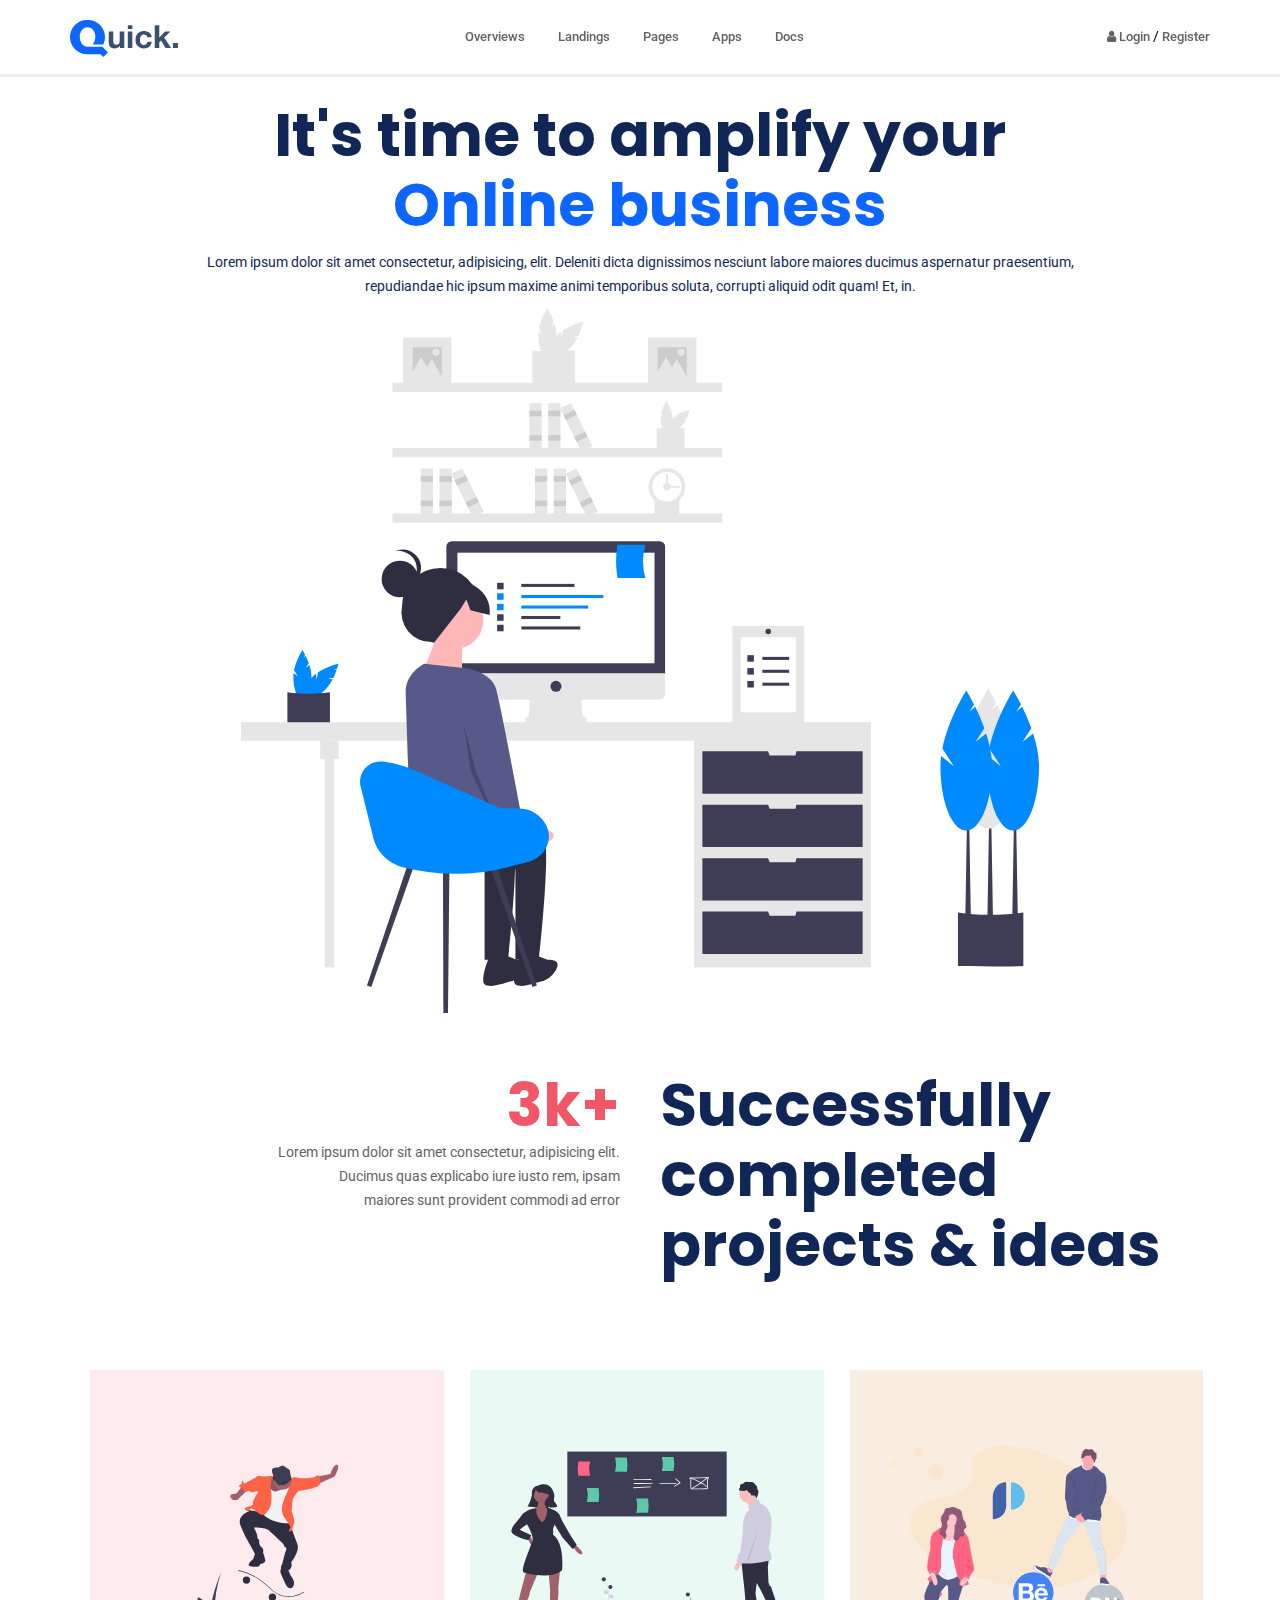
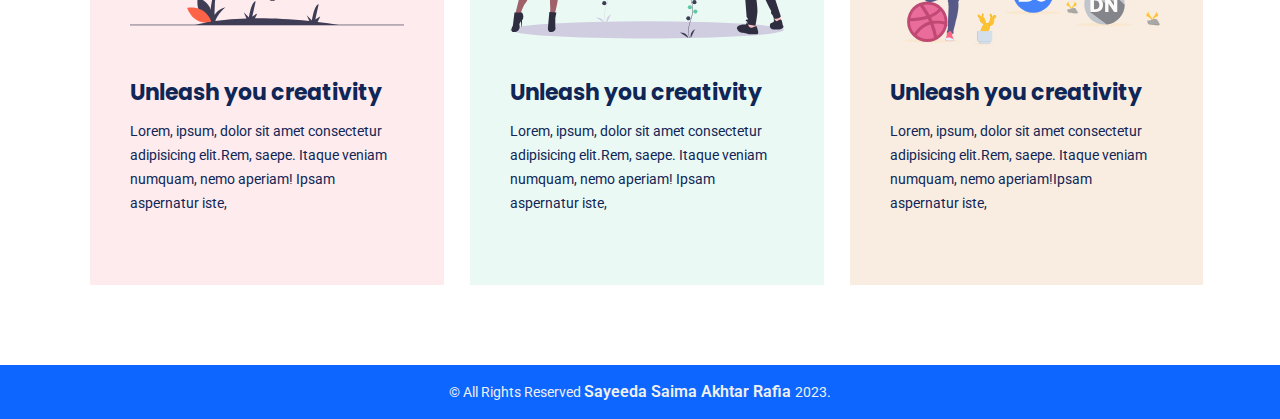
<file: index.html>
<!DOCTYPE html>
<html lang="en">
<head>
	<meta charset="UTF-8">
	<meta name="viewport" content="width=device-width, initial-scale=1.0">
	<title>Quick | Home</title>
	<!-- style.css linking here -->
	<link rel="stylesheet" href="css/style.css">
	<!-- font awesome min linking here -->
	<link rel="stylesheet" href="css/font.awesome.min.css">
	<!-- responsive media query css linking here -->
	<link rel="stylesheet" href="css/responsive.css">
	<!-- icon linking here -->
	<link rel="shortcut icon" href="images/dark.svg">
     <!-- font family linking here -->
	<link href="https://fonts.googleapis.com/css2?family=Poppins:wght@100;200;300;400;500;600;700;800;900&family=Roboto:wght@100;300;400;500;700;900&display=swap" rel="stylesheet">

</head>
<body>
	<!-- header strt -->
	<header class="header">
		<nav class="fixed-top">
		<div class="container">
			<div class="row">
				<div class="col-4">
					<a href="index.html" class="logo">
						<img src="images/dark.svg" alt="">
					</a>
				</div>
				<div class="col-4">
					<ul class="nav-menu">
						<li>
							<a href="index.html">Overviews</a>
						</li>
						<li>
							<a href="landing.html">Landings</a>
						</li>
						<li>
							<a href="plan.html">Pages</a>
						</li>
						<li>
							<a href="#">Apps</a>
						</li>
						<li>
							<a href="#">Docs</a>
						</li>
					</ul>
                 </div>
                 <div class="col-4">
                 	<ul class="loginbox">
                 		<li>
                 			<a href="#"><i class="fa fa-user"></i></a>
                 		</li>
                 		<li>
                 			<a href="login.html">Login</a>
                 		</li>
                 		<li>
                 			/
                 		</li>
                 		<li>
                 			<a href="signup.html">Register</a>
                 		</li>

                 	</ul>
                 </div>
				
			</div>
		</div>
		</nav>
	</header>
	<!-- header end -->

	<!-- banner strt -->
	<section class="Banner">
		<div class="container">
			<div class="row">
				<div class="col-12">
					<h1>It's time to amplify your <br> <span>Online business</span></h1>
					<p>Lorem ipsum dolor sit amet consectetur, adipisicing, elit. Deleniti dicta dignissimos nesciunt labore maiores ducimus aspernatur praesentium, <br> repudiandae hic ipsum maxime animi temporibus soluta, corrupti aliquid odit quam! Et, in.</p>
					<img src="images/illustration-1.svg" alt="" class="Banner-img">
				</div>
			</div>
		</div>
	</section>
	<!-- banner end -->

	<!-- sucessfully section strt -->
	<section class="successfully">
		<div class="container">
			<div class="row">
				<div class="col-6">
					<div class="left-text">
						<h1>3k+</h1>
						<p>Lorem ipsum dolor sit amet consectetur, adipisicing elit. <br>Ducimus quas explicabo iure iusto rem, ipsam <br>maiores sunt provident commodi ad error</p>
					</div>
				</div>
				<div class="col-6">
					<div class="right-text">
						<h1>Successfully <br> completed <br> projects & ideas</h1>
					</div>
				</div>
			</div>
		</div>
	</section>
	<!-- sucessfully section end -->

	<!-- feature strt -->
	<section class="feature">
		<div class="container">
			<div class="row">
				<div class="col-4">
					<div class="inner-feature bg1">
						<img src="images/illustration-5.svg" alt="">
						<h4>Unleash you creativity</h4>
						<p>Lorem, ipsum, dolor sit amet consectetur adipisicing elit.Rem, saepe. Itaque veniam numquam, nemo aperiam! Ipsam aspernatur iste,</p>
					</div>
				</div>
				<div class="col-4">
					<div class="inner-feature bg2">
						<img src="images/illustration-6.svg" alt="">
						<h4>Unleash you creativity</h4>
						<p>Lorem, ipsum, dolor sit amet consectetur adipisicing elit.Rem, saepe. Itaque veniam numquam, nemo aperiam! Ipsam aspernatur iste,</p>
					</div>  
				</div>
				<div class="col-4">
					<div class="inner-feature bg3">
						<img src="images/illustration-7.svg" alt="">
						<h4>Unleash you creativity</h4>
						<p>Lorem, ipsum, dolor sit amet consectetur adipisicing elit.Rem, saepe. Itaque veniam numquam, nemo aperiam!Ipsam aspernatur iste,</p>
					</div>
				</div>
			</div>
		</div>
	</section>
	<!-- feature end -->

	<!-- footer strt -->
    <footer class="footer">
		<div class="container">
			<div class="row">
				<div class="col-12">
					<p>&copy; All Rights Reserved <strong> Sayeeda Saima Akhtar Rafia </strong> 2023.</p>
				</div>
			</div>
		</div>
	</footer>
	<!-- footer end -->
</body>
</html>
</file>
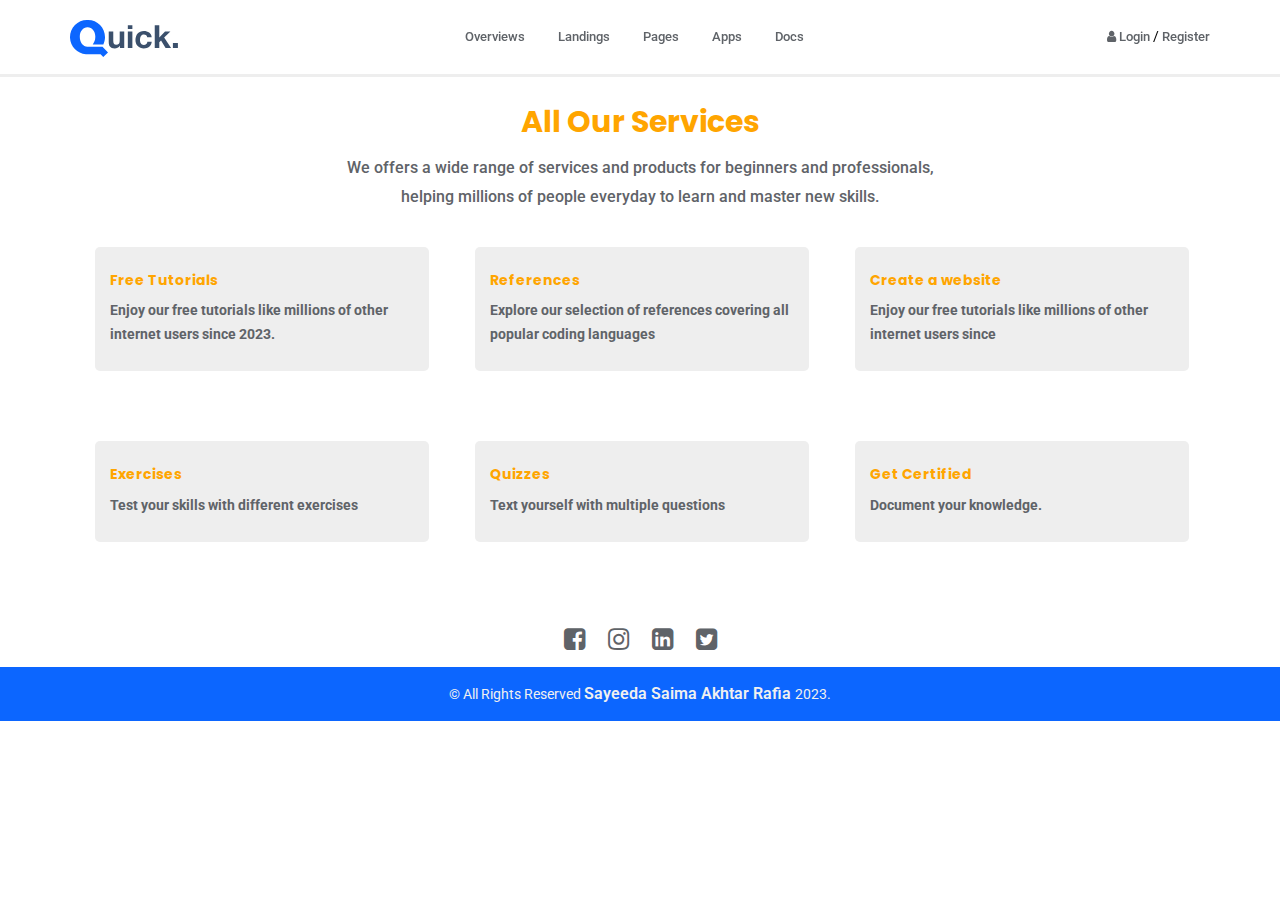
<file: landing.html>
<!DOCTYPE html>
<html lang="en">
<head>
	<meta charset="UTF-8">
	<meta name="viewport" content="width=device-width, initial-scale=1.0">
	<title>Quick | Home</title>
	<!-- style.css linking here -->
	<link rel="stylesheet" href="css/style.css">
	<!-- font awesome min linking here -->
	<link rel="stylesheet" href="css/font.awesome.min.css">
	<!-- responsive media query css linking here -->
	<link rel="stylesheet" href="css/responsive.css">
	<!-- icon linking here -->
	<link rel="shortcut icon" href="images/dark.svg">
     <!-- font family linking here -->
	<link href="https://fonts.googleapis.com/css2?family=Poppins:wght@100;200;300;400;500;600;700;800;900&family=Roboto:wght@100;300;400;500;700;900&display=swap" rel="stylesheet">

</head>
<body>
	<!-- header strt -->
	<header class="header">
		<nav class="fixed-top">
		<div class="container">
			<div class="row">
				<div class="col-4">
					<a href="index.html" class="logo">
						<img src="images/dark.svg" alt="">
					</a>
				</div>
				<div class="col-4">
					<ul class="nav-menu">
						<li>
							<a href="index.html">Overviews</a>
						</li>
						<li>
							<a href="landing.html">Landings</a>
						</li>
						<li>
							<a href="plan.html">Pages</a>
						</li>
						<li>
							<a href="#">Apps</a>
						</li>
						<li>
							<a href="#">Docs</a>
						</li>
					</ul>
                 </div>
                 <div class="col-4">
                 	<ul class="loginbox">
                 		<li>
                 			<a href="#"><i class="fa fa-user"></i></a>
                 		</li>
                 		<li>
                 			<a href="login.html">Login</a>
                 		</li>
                 		<li>
                 			/
                 		</li>
                 		<li>
                 			<a href="signup.html">Register</a>
                 		</li>

                 	</ul>
                 </div>
				
			</div>
		</div>
		</nav>
	</header>
	<!-- header end -->
	<!-- formtag strt here -->
<!-- Banner strt -->
<section class="Content">
<div class="container">
    <div class="row"> 
        <div class="col-12">
        	<div class="quickcontent">
        		<h2>All Our Services</h2>
        	    <p>We offers a wide range of services and products for beginners and professionals,<br>
                   helping millions of people everyday to learn and master new skills.</p>
        	</div>
         </div> 
    </div>
</div>	
</section> 
<section class="feature1">
	<div class="container">
		<div class="row">
			<div class="col-4">
				<div class="inner-fearurex">
					<h4>Free Tutorials</h4>
					<p>Enjoy our free tutorials like millions of other internet users since 2023.</p>
				</div>
				
			</div>
			<div class="col-4">
				<div class="inner-fearurex">
					<h4>References</h4>
					<p>Explore our selection of references covering all popular coding languages</p>
				</div>
			</div>
			<div class="col-4">
				<div class="inner-fearurex">
					<h4>Create a website</h4>
					<p>Enjoy our free tutorials like millions of other internet users since </p>
				</div>
			</div>
		</div>
	</div>
</section> 
<section class="feature1">
	<div class="container">
		<div class="row">
			<div class="col-4">
				<div class="inner-fearurex">
					<h4>Exercises</h4>
					<p>Test your skills with different exercises</p>
				</div>
				
			</div>
			<div class="col-4">
				<div class="inner-fearurex">
					<h4>Quizzes</h4>
					<p>Text yourself with multiple questions</p>
				</div>
			</div>
			<div class="col-4">
				<div class="inner-fearurex">
					<h4>Get Certified</h4>
					<p>Document your knowledge. </p>
				</div>
			</div>
		</div>
	</div>
</section>
<section class="social">
	<div class="container">
		<div class="row">
			<div class="col-12">
				<div class="inner-icons">
					<ul class="icns">
						<li>
							<a href="#"><i class="fa fa-facebook-square"></i></a>
						</li>
						<li>
							<a href="#"><i class="fa fa-instagram"></i></a>
						</li>
						<li>
							<a href="#"><i class="fa fa-linkedin-square"></i></a>
						</li>
						<li>
							<a href="#"><i class="fa fa-twitter-square"></i></a>
						</li>
					</ul>
				</div>
			</div>
		</div>
	</div>
</section>



		
		
	

	<!-- footer strt -->
    <footer class="footer">
		<div class="container">
			<div class="row">
				<div class="col-12">
					<p>&copy; All Rights Reserved <strong> Sayeeda Saima Akhtar Rafia </strong> 2023.</p>
				</div>
			</div>
		</div>
	</footer>
	<!-- footer end -->


</body>
</html>
</file>
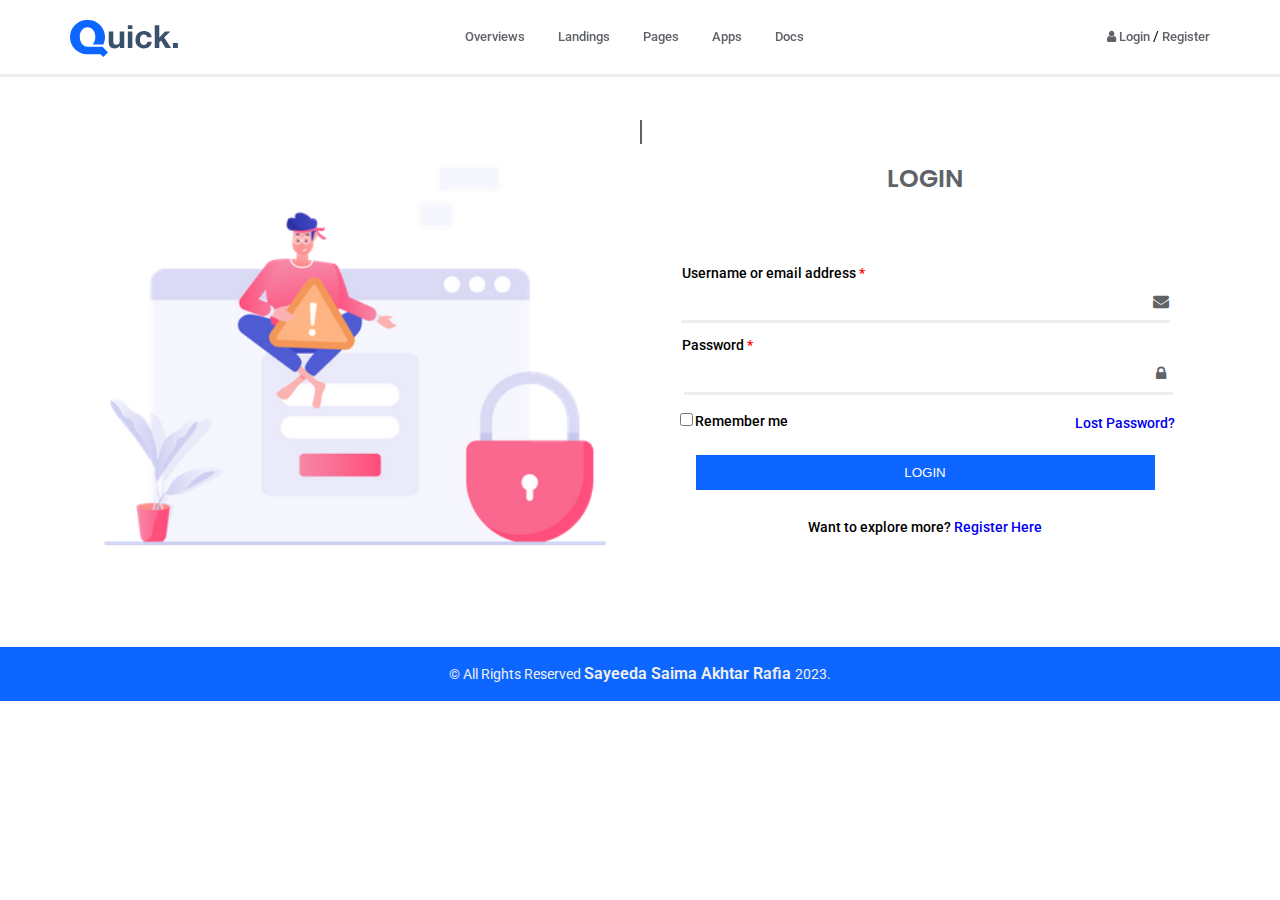
<file: login.html>
<!DOCTYPE html>
<html lang="en">
<head>
	<meta charset="UTF-8">
	<meta name="viewport" content="width=device-width, initial-scale=1.0">
	<title>Quick | Home</title>
	<!-- style.css linking here -->
	<link rel="stylesheet" href="css/style.css">
	<!-- font awesome min linking here -->
	<link rel="stylesheet" href="css/font.awesome.min.css">
	<!-- responsive media query css linking here -->
	<link rel="stylesheet" href="css/responsive.css">
	<!-- icon linking here -->
	<link rel="shortcut icon" href="images/dark.svg">
     <!-- font family linking here -->
	<link href="https://fonts.googleapis.com/css2?family=Poppins:wght@100;200;300;400;500;600;700;800;900&family=Roboto:wght@100;300;400;500;700;900&display=swap" rel="stylesheet">

</head>
<body>
	<!-- header strt -->
	<header class="header">
		<nav class="fixed-top">
		<div class="container">
			<div class="row">
				<div class="col-4">
					<a href="index.html" class="logo">
						<img src="images/dark.svg" alt="">
					</a>
				</div>
				<div class="col-4">
					<ul class="nav-menu">
						<li>
							<a href="index.html">Overviews</a>
						</li>
						<li>
							<a href="landing.html">Landings</a>
						</li>
						<li>
							<a href="plan.html">Pages</a>
						</li>
						<li>
							<a href="#">Apps</a>
						</li>
						<li>
							<a href="#">Docs</a>
						</li>
					</ul>
                 </div>
                 <div class="col-4">
                 	<ul class="loginbox">
                 		<li>
                 			<a href="#"><i class="fa fa-user"></i></a>
                 		</li>
                 		<li>
                 			<a href="login.html">Login</a>
                 		</li>
                 		<li>
                 			/
                 		</li>
                 		<li>
                 			<a href="signup.html">Register</a>
                 		</li>

                 	</ul>
                 </div>
				
			</div>
		</div>
		</nav>
	</header>
	<!-- header end -->

	<!-- Login form strt here -->
<div class="loginform">
	<div class="container">
      <div class="row"> 
        <div class="col-6">
           <div class="inner-image">
           	<img src="images/login.jpg" alt="">
           </div>  
		</div>
		<div class="col-6">
			<div class="Login">
                <h1 class="typing">Wellcome Back!</h1>
                <h4 class="title2">Login</h4>
                <form action="">
                	<div class="form-container">
                		<div class="forminput">
                			<label for="">Username or email address
                				<span class="required">*</span>
                			</label>
                			<input type="Username or Email">
                			<i class="fa fa-envelope"></i>
                		</div>
                		<div class="forminput">
                			<label for="">Password
                				<span class="required">*</span>
                			</label>
                			<input type="Password">
                			<i class="fa fa-lock"></i>
                		</div>
                		<div class="recover">
                			<input type="checkbox">Remember me
                			<a href="#">Lost Password?</a>
                		</div>
                		<div class="button-input">
                			<input type="Submit" value="Login">
                		</div>
                		<div class="signuplink">
                			<span>Want to explore more?</span>
                			<a href="signup.html">Register Here</a>
                		</div>

                	</div>
                </form>
		     </div>
			
		</div> 
       </div>
    </div>
</div>

	<!-- footer strt -->
    <footer class="footer">
		<div class="container">
			<div class="row">
				<div class="col-12">
					<p>&copy; All Rights Reserved <strong> Sayeeda Saima Akhtar Rafia </strong> 2023.</p>
				</div>
			</div>
		</div>
	</footer>
	<!-- footer end -->
</body>
</html>
</file>
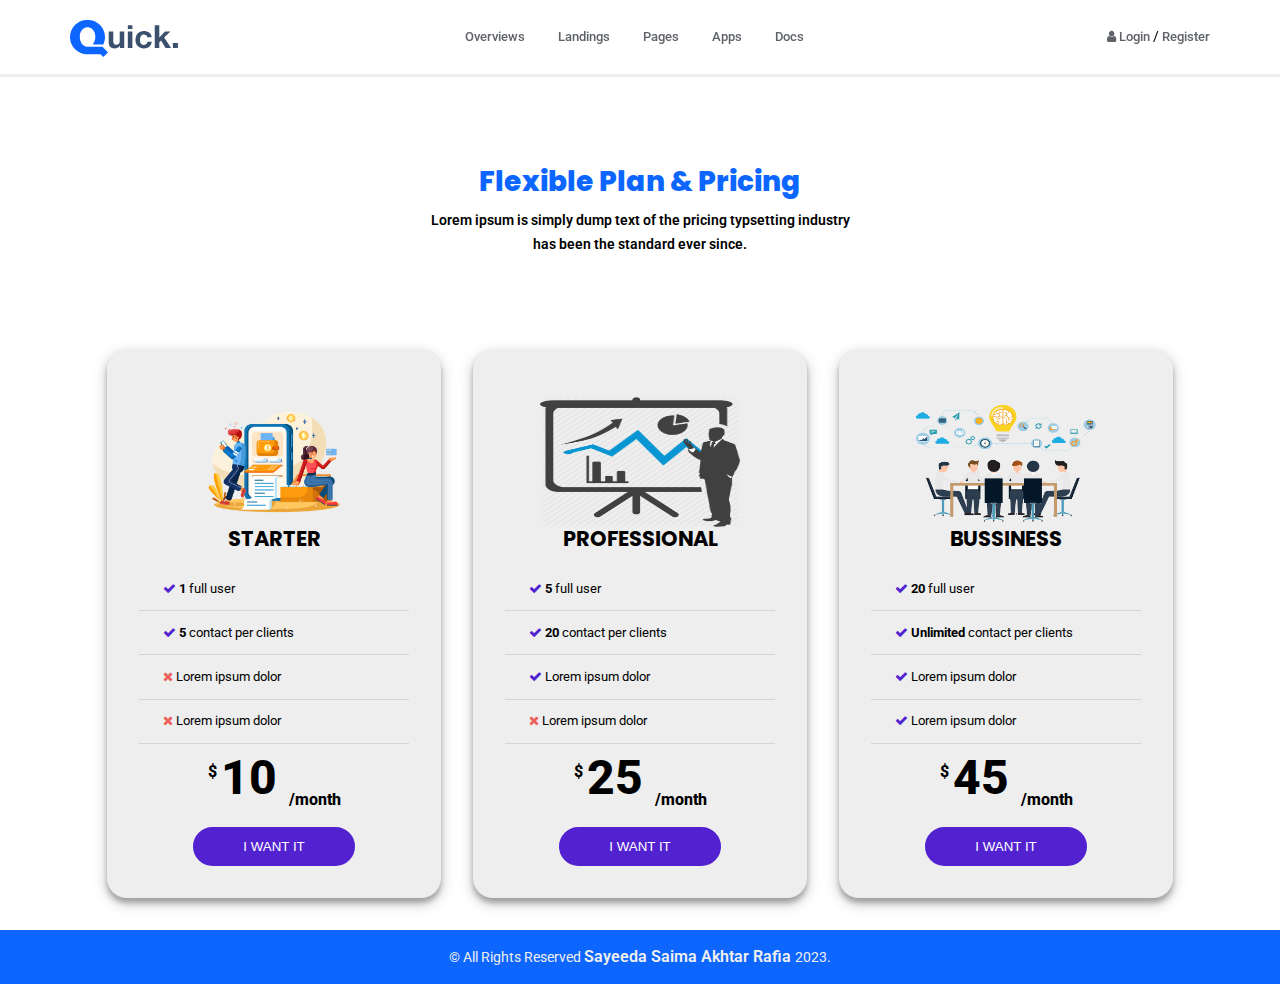
<file: plan.html>
<!DOCTYPE html>
<html lang="en">
<head>
	<meta charset="UTF-8">
	<meta name="viewport" content="width=device-width, initial-scale=1.0">
	<title>Quick | Home</title>
	<!-- style.css linking here -->
	<link rel="stylesheet" href="css/style.css">
	<!-- font awesome min linking here -->
	<link rel="stylesheet" href="css/font.awesome.min.css">
	<!-- responsive media query css linking here -->
	<link rel="stylesheet" href="css/responsive.css">
	<!-- icon linking here -->
	<link rel="shortcut icon" href="images/dark.svg">
     <!-- font family linking here -->
	<link href="https://fonts.googleapis.com/css2?family=Poppins:wght@100;200;300;400;500;600;700;800;900&family=Roboto:wght@100;300;400;500;700;900&display=swap" rel="stylesheet">

</head>
<body>
	<!-- header strt -->
	<header class="header">
		<nav class="fixed-top">
		<div class="container">
			<div class="row">
				<div class="col-4">
					<a href="index.html" class="logo">
						<img src="images/dark.svg" alt="">
					</a>
				</div>
				<div class="col-4">
					<ul class="nav-menu">
						<li>
							<a href="index.html">Overviews</a>
						</li>
						<li>
							<a href="landing.html">Landings</a>
						</li>
						<li>
							<a href="plan.html">Pages</a>
						</li>
						<li>
							<a href="#">Apps</a>
						</li>
						<li>
							<a href="#">Docs</a>
						</li>
					</ul>
                 </div>
                 <div class="col-4">
                 	<ul class="loginbox">
                 		<li>
                 			<a href="#"><i class="fa fa-user"></i></a>
                 		</li>
                 		<li>
                 			<a href="login.html">Login</a>
                 		</li>
                 		<li>
                 			/
                 		</li>
                 		<li>
                 			<a href="signup.html">Register</a>
                 		</li>

                 	</ul>
                 </div>
				
			</div>
		</div>
		</nav>
	</header>
	<!-- header end -->
	<section class="ttl">
		<div class="container">
			<div class="row">
				<div class="col-12">
					    <div class="TTlPlan">
						<h1>Flexible Plan & Pricing</h1>
						<p>Lorem ipsum is simply dump text of the pricing typsetting industry <br> has been the standard ever since. </p>
					    </div>
				</div>
			</div>
		</div>
		
	</section>



    <section class="price-plan">
    	<div class="card-wraper">
    		<!-- card header -->
    		<div class="card-header">
    			<img src="images/img3p.png" alt="">
    			<h2>STARTER</h2>
    		</div>
    		<!-- card dtails -->
    		<div class="carddtail">
    			<p><span class="fa fa-check check"></span> <b>1</b> full user</p>
    			<p><span class="fa fa-check check"></span> <b>5</b> contact per clients</p>
    			<p><span class="fa fa-times nocheck"></span> Lorem ipsum dolor</p>
    			<p><span class="fa fa-times nocheck"></span> Lorem ipsum dolor</p>
    		</div>
    		<!-- card price -->
    		<div class="cardprice">
    			<p><sup>$ </sup>10 <sub>/month</sub></p>
    		</div>
    		<!-- button -->
    		<button class="cardbutton">I WANT IT</button>
    	</div>
    	
    	<div class="card-wraper">
    		<!-- card header -->
    		<div class="card-header">
    			<img src="images/img2p.png" alt="">
    			<h2>PROFESSIONAL</h2>
    		</div>
    		<!-- card dtails -->
    		<div class="carddtail">
    			<p><span class="fa fa-check check"></span> <b>5</b> full user</p>
    			<p><span class="fa fa-check check"></span> <b>20</b> contact per clients</p>
    			<p><span class="fa fa-check check"></span> Lorem ipsum dolor</p>
    			<p><span class="fa fa-times nocheck"></span> Lorem ipsum dolor</p>
    		</div>
    		<!-- card price -->
    		<div class="cardprice">
    			<p><sup>$ </sup>25 <sub>/month</sub></p>
    		</div>
    		<!-- button -->
    		<button class="cardbutton">I WANT IT</button>
    	</div>

    	<div class="card-wraper">
    		<!-- card header -->
    		<div class="card-header">
    			<img src="images/img1p.png" alt="">
    			<h2>BUSSINESS</h2>
    		</div>
    		<!-- card dtails -->
    		<div class="carddtail">
    			<p><span class="fa fa-check check"></span> <b>20</b> full user</p>
    			<p><span class="fa fa-check check"></span> <b>Unlimited</b> contact per clients</p>
    			<p><span class="fa fa-check check"></span> Lorem ipsum dolor</p>
    			<p><span class="fa fa-check check"></span> Lorem ipsum dolor</p>
    		</div>
    		<!-- card price -->
    		<div class="cardprice">
    			<p><sup>$ </sup>45 <sub>/month</sub></p>
    		</div>
    		<!-- button -->
    		<button class="cardbutton">I WANT IT</button>
    	</div>

    </section>


	<!-- footer strt -->
    <footer class="footer">
		<div class="container">
			<div class="row">
				<div class="col-12">
					<p>&copy; All Rights Reserved <strong> Sayeeda Saima Akhtar Rafia </strong> 2023.</p>
				</div>
			</div>
		</div>
	</footer>
	
	<!-- footer end -->
</body>
</html>
</file>
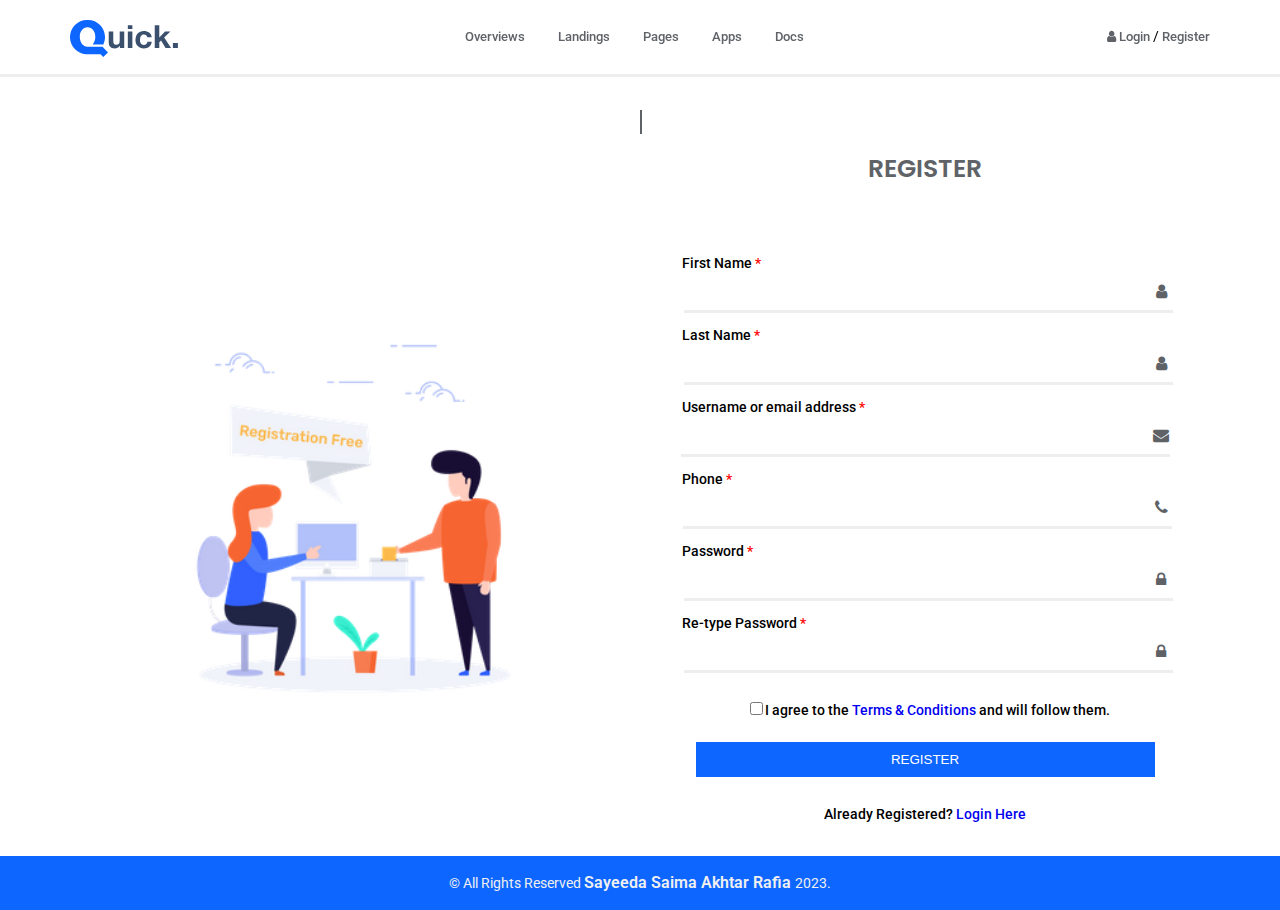
<file: signup.html>
<!DOCTYPE html>
<html lang="en">
<head>
	<meta charset="UTF-8">
	<meta name="viewport" content="width=device-width, initial-scale=1.0">
	<title>Quick | Home</title>
	<!-- style.css linking here -->
	<link rel="stylesheet" href="css/style.css">
	<!-- font awesome min linking here -->
	<link rel="stylesheet" href="css/font.awesome.min.css">
	<!-- responsive media query css linking here -->
	<link rel="stylesheet" href="css/responsive.css">
	<!-- icon linking here -->
	<link rel="shortcut icon" href="images/dark.svg">
     <!-- font family linking here -->
	<link href="https://fonts.googleapis.com/css2?family=Poppins:wght@100;200;300;400;500;600;700;800;900&family=Roboto:wght@100;300;400;500;700;900&display=swap" rel="stylesheet">

</head>
<body>
	<!-- header strt -->
	<header class="header">
		<nav class="fixed-top">
		<div class="container">
			<div class="row">
				<div class="col-4">
					<a href="index.html" class="logo">
						<img src="images/dark.svg" alt="">
					</a>
				</div>
				<div class="col-4">
					<ul class="nav-menu">
						<li>
							<a href="index.html">Overviews</a>
						</li>
						<li>
							<a href="landing.html">Landings</a>
						</li>
						<li>
							<a href="plan.html">Pages</a>
						</li>
						<li>
							<a href="#">Apps</a>
						</li>
						<li>
							<a href="#">Docs</a>
						</li>
					</ul>
                 </div>
                 <div class="col-4">
                 	<ul class="loginbox">
                 		<li>
                 			<a href="#"><i class="fa fa-user"></i></a>
                 		</li>
                 		<li>
                 			<a href="login.html">Login</a>
                 		</li>
                 		<li>
                 			/
                 		</li>
                 		<li>
                 			<a href="signup.html">Register</a>
                 		</li>

                 	</ul>
                 </div>
				
			</div>
		</div>
		</nav>
	</header>
	<!-- header end -->

<div class="Registerform">
	<div class="container">
      <div class="row"> 
        <div class="col-6">
           <div class="image">
           	<img src="images/free-registration.jpg" alt="">
           </div>  
		</div>
		<div class="col-6">
			<div class="Login">
                <h1 class="typing">Thanks for choosing us!!</h1>
                <h4 class="title2">Register</h4>
                <form action="">
                	<div class="form-container">
                		<div class="forminput">
                			<label for="">First Name
                				<span class="required">*</span>
                			</label>
                			<input type="First Name">
                			<i class="fa fa-user"></i>
                		</div>
                		<div class="forminput">
                			<label for="">Last Name
                				<span class="required">*</span>
                			</label>
                			<input type="Last Name">
                			<i class="fa fa-user"></i>
                		</div>
                		<div class="forminput">
                			<label for="">Username or email address
                				<span class="required">*</span>
                			</label>
                			<input type="Username or Email">
                			<i class="fa fa-envelope"></i>
                		</div>
                		<div class="forminput">
                			<label for="">Phone
                				<span class="required">*</span>
                			</label>
                			<input type="Phone">
                			<i class="fa fa-phone"></i>
                		</div>
                		<div class="forminput">
                			<label for="">Password
                				<span class="required">*</span>
                			</label>
                			<input type="Password">
                			<i class="fa fa-lock"></i>
                		</div>
                		<div class="forminput">
                			<label for="">Re-type Password
                				<span class="required">*</span>
                			</label>
                			<input type="Re-type Password">
                			<i class="fa fa-lock"></i>
                		</div>
                		<div class="Agree">
                			<input type="checkbox">I agree to the <a href="#" class="rgs">Terms & Conditions</a> and will follow them.
                		</div>
                		<div class="button-input">
                			<input type="Submit" value="Register">
                		</div>
                		<div class="signuplink">
                			<span>Already Registered?</span>
                			<a href="login.html">Login Here</a>
                		</div>

                	</div>
                </form>
		     </div>
			
		</div> 
       </div>
    </div>
</div>

	<!-- footer strt -->
    <footer class="footer">
		<div class="container">
			<div class="row">
				<div class="col-12">
					<p>&copy; All Rights Reserved <strong> Sayeeda Saima Akhtar Rafia </strong> 2023.</p>
				</div>
			</div>
		</div>
	</footer>
	<!-- footer end -->
</body>
</html>
</file>
<file: css/style.css>
*{
	padding: 0px;
	margin: 0px;
}
body{
	font-family: 'Roboto', sans-serif;
	font-size:14px ;
	line-height: 24px;
	
}
h1, h2, h3, h4, h5, h6{
	font-family: 'Poppins', sans-serif;
}
a{
	text-decoration: none;
}
a:hover{
	text-decoration: none;
}
/*global css code....*/
.container{
	width: 1140px;
	margin: 0px auto;
}
.row{
	width: 100%;
	float: left;
}
.col-4{
	width: 33.33%;
	float: left;
}
.col-6{
	width: 50%;
	float: left;
}
.col-12{
	width: 100%;
	float: left;
}
/*globar css code end*/
.header{
	width: 100%;
	float: left;
	padding: 15px;
}
.fixed-top{
	position: fixed;
	top: 0;
	right: 0;
	left: 0;
	padding: 10px;
	z-index: 100;
	border-bottom: 3px solid #eee;

}
.logo img{
	margin-top: 10px;
}
.logo:hover img{
    transform: scale(1.2);
}
.nav-menu{
	width: 100%;
	float: left;
}
.nav-menu li{
	list-style: none;
	display: inline-block;
}
.nav-menu li a{
	display: block;
	margin: 15px;
	font-size: 13px;
	font-weight: 500;
	text-transform: capitalize;
	color: #5F6368;

}
.nav-menu li a:hover{
	color: #0C66FF;
	transform: scale(1.3);
}
.loginbox{
	width: 100%;
	float: left;
	text-align: right;
}
.loginbox li{
	list-style: none;
	display: inline-block;
}
.loginbox li a{
	display:block ;
	margin:15px 0px 0px 0px;
	font-size: 13px;
	font-weight: 500;
	text-transform: capitalize;
	color: #5F6368;
}
.loginbox li a:hover{
	color: #0C66FF;
	transform: scale(1.2);
}
.Banner{
	position: relative;
	top: 70px;
	width: 100%;
	float: left;
	text-align: center;
}
.Banner h1{
	font-size: 60px;
	font-weight: 700;
	line-height: 70px;
	color: #0f2656;
	margin: 0px 0px 10px;
}
.Banner:hover h1{
	color:#0C66FF;
}
.Banner h1 span{
	color: #0C66FF;
}
.Banner:hover span{
	color:#0f2656;
}
.Banner p{
	font-size: 14px;
	line-height: 24px;
	color: #0f2656;
	margin: 0px 0px 10px;

}
.Banner img{
    width: 70%;
}
.Banner:hover img{
    transform: rotateY(45deg);
}
.successfully{
	position: relative;
    width: 100%;
	float: left;
	padding: 120px 0px 60px;
}
.left-text{
	width: 100%;
	float: left;
	text-align: right;

}
.left-text h1{
    font-size: 60px;
	font-weight: 700;
	line-height: 70px;
	color: #F15767;
	margin: 0px 20px 0px 0px;
}
.left-text:hover h1{
	transform:translate3d(10px, 0px, 0px);
}
.left-text p{
    font-size: 14px;
	line-height: 24px;
	color: #5F6368;
	margin: 0px 20px 0px 0px;
}
.right-text{
   width: 100%;
   float: left;
}
.right-text h1{
	font-size: 60px;
	font-weight: 700;
	line-height: 70px;
	color: #0f2656;
	margin: 0px 0px 0px 20px;
}
.right-text:hover h1{
	color: #0C66FF;
}
.feature{
	width: 100%;
	float: left;
	margin-top: 30px;
	padding: 0px 0px 80px;
}
.inner-feature{
	padding: 60px 40px;
	margin: 0px 20px;
	width: 72%;
	float: left;
}
.inner-feature:hover{
	transform: translate3d(15px, 0px, 0px);
}
.inner-feature img{
	width: 100%;
	height: 230px;
	margin: 0px 0px 10px;
}
.inner-feature h4{
    font-size: 22px;
	line-height: 32px;
	color: #0f2656;
	margin: 0px 0px 10px;
}
.inner-feature:hover h4{
	transform: scale(1.1);
}
.inner-feature p{
	font-size: 14px;
	line-height: 24px;
	color: #0f2656;
	margin: 0px 0px 10px;
}
.bg1{
	background-color:#FDEBED;
}
.bg1:hover{
	background-color: pink;
}
.bg2{
    background-color:#EBF9F4;
}
.bg2:hover{
	background-color: #61c4d8;
}
.bg3{
    background-color:#F9EDE1;
}
.bg3:hover{
	background-color: #FDB521;
}
.footer{
	width: 100%;
	float: left;
	padding: 15px 0px;
	background: #0c66ff;
	text-align: center;
}
.footer p{
	font-size: 14px;
	line-height: 24px;
	color: #f0f0f0;
}
.footer p strong{
	font-size: 16px;
	font-weight: 600;
}
.footer:hover strong{
	color: #0f2656;
}

/*login & signup css strt here*/
.loginform{
	width: 100%;
	margin-top: 40px;
}
.inner-image{
	width: 100%;
	float: left;
	text-align: center;
}
.inner-image img{
	width: 100%;
}
.Login{
	width: 100%;
	float: left;
	text-align: right;
}
.typing{
	color:#0C66FF;
	margin-top: 50px;
	border-right: .13rem solid #5F6368;
	font-size: 1.5em;
	width: 0;
	white-space: nowrap;
	overflow: hidden;
	animation: typing 6s steps(20,end) infinite forwards;
}
@keyframes typing{
	0%{
		width: 0;
	}
	50%{
		width: 100%;
	}
}
.title2{
	font-size: 25px;
	line-height: 1.2em;
	font-weight: 600;
	color:#5F6368 ;
	text-transform: uppercase;
	text-align: center;
	margin-top: 20px;
}
.title2:hover{
	transform: scale(1.2);
}
.form-container{
	background-color:transparent;
	text-align: center;
	margin-top: 37px;
	padding: 30px;
}
.forminput label{
	width: 100%;
	display: block;
	text-align: left;
	padding-left: 12px;
	font-size: 14px;
	font-weight: 500;
}
.forminput label span{
	color: red;
}
.forminput input{
	width: 90%;
	padding: 10px 15px;
	margin-bottom: 10px;
	border: none;
	outline: none;
	border-bottom: 3px solid #eee;
}
.forminput i{
	margin-left:-20px;
}
.forminput .fa{
	font-size: 16px;
	color:#5F6368 ;
}
.recover{
	width: 100%;
	text-align: left;
	font-size: 14px;
	font-weight: 500;
}
.recover input{
    margin: 8px 2px 0px 10px;
}
.recover a{
	float: right;
	margin:6px 5px 0px 0px ;
}
.recover:hover a{
	color: hotpink;

}
.button-input input{
	width: 90%;
	padding: 10px 15px;
	margin-top: 20px;
	text-transform: uppercase;
	color: white;
	border: none;
	outline: none;
	background-color:#0C66FF ;
	cursor: pointer;
}
.button-input:hover input{
	color:#0C66FF ;
	background-color: lightpink;
}
.signuplink{
	text-align: center;
	margin-top: 25px;
	font-size: 14px;
	font-weight: 500;
}
.signuplink span{
	font-size: 14px;
	font-weight: 500;
}
.signuplink:hover span{
	font-size: 16px;
}
.signuplink:hover a{
	color: hotpink;
}
.Registerform{
    width: 100%;
    margin-top: 30px;
}
.Registerform .inner-image{
   align-items: center;
}
.image img{
	width: 100%;
	margin-top: 200px;
}
.Agree{
	width: 100%;
	text-align: center;
	margin-top: 15px;
	font-size: 14px;
	font-weight: 500;
}
.Agree input{
   margin:0px 2px 0px 10px;
}
.Agree:hover a{
	color: hotpink;
}
/*Landing.html css strt*/
.Content{
	width: 100%;
	margin-top: 80px;
	float: left;
	z-index: 99;

}
.quickcontent{
	margin: 0px 50px;
	text-align: center;
	
}
.quickcontent h2{
	font-size: 30px;
	font-weight: bolder;
	color: orange;
}
.quickcontent p{
	font-size: 16px;
	line-height: 1.8em;
	font-weight: 500;
	color: #5F6368;
	margin-top: 20px;
}
.feature1{
	width: 100%;
	float: left;
	z-index: 1;
}
.inner-fearurex{
	padding: 25px 15px;
	margin: 35px 25px;
	border-radius: 5px;
	width: 80%;
	float: left;
	background-color: #eee;
}
.inner-fearurex:hover{
	background-color:#5F6368 ;
}
.inner-fearurex h4{
	font-size: 14px;
	line-height: 1.2em;
	margin-bottom: 10px;
	color: orange;
}
.inner-fearurex p{
	font-weight: bold;
	color: #5F6368;
}
.inner-fearurex:hover p{
	color: #fff;
}
.social{
	width: 100%;
	float: left;
}
.social .inner-icons{
	margin-top: 50px;
    text-align: center;
}
.inner-icons li {
	list-style: none;
	display: inline-block;
}
.inner-icons li a{
	display: block;
	font-size: 25px;
	margin: 0px 10px 15px 10px;
	color:#5F6368;
}
.inner-icons ul li:nth-child(1) a:hover{
	color: #3b5998;
	
}
.inner-icons ul li:nth-child(2) a:hover{
	color:#C13584;
	
}
.inner-icons ul li:nth-child(3) a:hover{
	color: #4875B4;
	
}
.inner-icons ul li:nth-child(4) a:hover{
	color: #1BAAE1;
	
}
/*plan.html css strt here*/
.ttl{
	width: 100%;
	padding: 60px 0px;
	float: left;

}
.ttl .TTlPlan{
	margin-top: 80px;
	text-align: center;
}
.TTlPlan h1{
	color: #0C66FF;
	font-weight: 800;
	margin-bottom: 15px;
}
.TTlPlan:hover h1{
	transform: scale(1.1);
	color: #5F6368;
	letter-spacing: 3px;
}
.TTlPlan p{
	font-size: 0.9rem;
	font-weight: 600;
}
.price-plan{
	display: flex;
	justify-content: center;
	flex-wrap: wrap;
	width: 100%;
	padding: 1rem;
	box-sizing: border-box;

}
.card-wraper{
	display: flex;
	flex-direction: column;
	align-items: center;
	justify-content: center;
	width: 270px;
	height: auto;
	background-color: #eee;
	border-radius: 20px;
	box-shadow: 0 5px 14px rgba(0, 0, 0, 0.25),0 5px 5px rgba(0, 0, 0, 0.22);
	padding: 2rem;
	margin: 1rem;
	transition: all 0.2s ease-in;
}
.card-wraper:hover{
	transform: scale(1.1);
}
.card-header{
	margin: 1rem;
	text-align: center;
}
.card-wraper:hover .card-header h2{
	transform: scale(1.1);
	color: #5222d0;
	letter-spacing: 3px;
}
.card-header img{
	width: 200px;
	height: 130px;
	display: block;
	margin: 0 auto;

}
.carddtail{
	width: 100%;
}
.carddtail p{
	padding: 0.6rem 1.5rem;
	font-size: 0.8rem;
	border-bottom: 1px solid #d5d5d5;
}
.check{
	color: #5222d0;
}
.nocheck{
	color: #ec615b;
}
.carddtail p:hover{
	background-color: #d5d5d5;
}
.cardprice{
	display: flex;
	align-items: flex-start;
	margin: 1rem;
}
.cardprice p{
	font-size: 3rem;
	font-weight: 800;
}
.cardprice p sup,
.cardprice p sub{
	font-size: 1rem;
}
.cardbutton{
	padding: 0.6rem 3rem;
	border: 2px solid #5222d0;
	background-color: #5222d0;
	color: #fff;
	border-radius: 30px;
	cursor: pointer;
	transition: all 3s ease-in;
}
.cardbutton:hover{
	border: 2px solid #ec615b;
	background-color: transparent;
	color: #ec615b;
	font-weight: 800;
}
</file>
<file: css/responsive.css>
/*most of the galaxy fold mobile device code goes here*/

@media (min-width: 279px) and (max-width:319px)
{
/*css strt*/
.container{
	width: 100%;
	margin: 0px auto;
}
.col-6{
	width: 100%;
	float: left;
}
.col-4{
	width: 100%;
	float: left;
}
.header .logo{
	display: block;
	text-align: center;
}
.nav-menu{
	width: 100%;
	text-align: center;
}
.nav-menu li a{
	font-size: 10px;
	margin: 10px 8px 10px;
}
.loginbox{
	width: 100%;
	float: left;
	text-align: center;
}
.Banner{
	padding: 80px 0px;
}
.Banner h1{
	font-size: 24px;
	line-height: 1.2em;
}
.Banner p{
	font-size: 10px;
	line-height: 1.7em;
}
.Banner img{
	width: 85%;
}
.successfully{
	width: 100%;
	padding: 10px 0px 30px;
}
.left-text{
	text-align: left;
	margin-left: 20px;
	padding-top: 40px;
}
.left-text h1{
	font-size: 24px;
	line-height: 1.2em;
}
.left-text p{
	font-size: 10px;
	line-height: 1.7em;
}
.right-text h1{
	font-size: 24px;
	line-height: 1.2em;
}
.feature{
	width: 100%;
	float: left;
	padding: 0px 0px 20px;
}
.inner-feature{
	width: 67%;
	padding: 30px 20px;
	margin: 10px 24px;
	float: left;
}
.inner-feature h4{
    font-size: 20px;
	line-height: 1.2em;
}
.inner-feature p{
	font-size: 10px;
	line-height: 1.7em;
}
.footer p{
	font-size: 10px;
	line-height: 1.7em;
}
.footer p strong{
	font-size: 10px;
	font-weight: 600;
}
.loginform{
	padding-top: 170px;
}
.form-container{
	padding: 15px;
}
.forminput input{
	width:80%;
}
.Registerform{
	padding-top: 170px;
}
.image img{
	width: 100%;
	margin-top: 0px;
}
.Content{
	width: 100%;
	padding: 60px 0px;
	
}
.quickcontent{
	text-align: center;
	
}
.quickcontent h2{
	font-size: 22px;
	font-weight: bolder;
	margin-bottom: 10px;
}
.quickcontent p{
	font-size: 12px;
	line-height: 1.7em;
	margin-top: 10px;
}
.inner-fearurex{
	margin: 10px 50px;
	border-radius: 5px;
	width: 50%;
	float: left;
	background-color: #eee;
}
.price-plan{
	width: 100%;
	text-align: center;
}
.card-wraper{
    width: 190px;
    height: auto;

}
/*css end*/
}

/*most of the smart phone or mobile device code goes here*/

@media (min-width: 320px) and (max-width:480px)
{
/*css strt*/
.container{
	width:100%;
	margin: 0px auto;
}
.col-6{
	width: 100%;
	float: left;
}
.col-4{
	width: 100%;
	float: left;
}
.header .logo{
	display: block;
	text-align: center;
}
.nav-menu{
	width: 100%;
	text-align: center;
}
.nav-menu li a{
	margin: 0px 10px 10px;
	font-size: 12px;
}
.loginbox{
	width: 100%;
	float: left;
	text-align: center;
}
.Banner{
	padding: 80px 0px;
}
.Banner h1{
	font-size: 25px;
	line-height: 1.2em;
}
.Banner p{
	font-size: 12px;
	line-height: 1.7em;
}
.Banner img{
	width: 85%;
}
.successfully{
	width: 100%;
	padding: 20px 0px 30px;
}
.left-text{
	text-align: left;
	padding-top: 30px;
	margin-left: 25px;
}
.left-text h1{
	font-size: 26px;
	line-height: 1.2em;
}
.left-text p{
	font-size: 12px;
	line-height: 1.7em;
}
.right-text h1{
	font-size: 26px;
	line-height: 1.2em;
}
.feature{
	padding: 0 0 20px;
}
.inner-feature{
	margin: 0 12px 15px;
}
.footer p{
	font-size: 12px;
	line-height: 1.7em;
}
.footer p strong{
	font-size: 12px;
	font-weight: 600;
}
.loginform{
	padding-top: 100px;
}
.forminput input{
	width:80%;
}
.Registerform{
	padding-top: 100px;
}
.Content{
	width: 100%;
	padding: 30px 0px;
	
}
.quickcontent h2{
	font-size: 26px;
	font-weight: bolder;
	text-align: center;
}
.quickcontent p{
	font-size: 12px;
	line-height: 1.7em;
	margin-top: 10px;
}
.inner-fearurex{
	margin: 20px 75px;
	border-radius: 5px;
	width: 50%;
	float: left;
	background-color: #eee;
}
/*css end*/
}

/*most of the high.r mobile or low.r tab code goes here*/

@media (min-width: 481px) and (max-width:767px)
{
/*css strt*/
.container{
	width: 100%;
	margin: 0px auto;
}
.col-6{
	width: 100%;
	float: left;
}
.col-4{
	width: 100%;
	float: left;
}
.header .logo{
	display: block;
	text-align: center;
}
.nav-menu{
	text-align: center;
}
.nav-menu li a{
	font-size: 13px;
}
.loginbox{
	width: 100%;
	float: left;
	text-align: center;
}
.Banner{
	padding: 80px 0px;
}
.Banner h1{
	font-size: 30px;
	line-height: 1.2em;
}
.Banner p{
	font-size: 13px;
	line-height: 1.7em;
}
.Banner img{
	width: 85%;
}
.successfully{
	width: 100%;
	padding: 10px 0px 40px;
}
.left-text{
	text-align: left;
	margin-left: 70px;
	padding-top: 50px;
}
.left-text h1{
	font-size: 30px;
	line-height: 1.2em;
}
.left-text p{
	font-size: 13px;
	line-height: 1.7em;
}
.right-text{
	margin-left: 50px;
}
.right-text h1{
	font-size: 30px;
	line-height: 1.2em;
}
.feature{
	padding: 0 0 30px;
}
.inner-feature{
	margin: 0 30px 25px;
}
.loginform{
	padding-top: 120px;
}
.Registerform{
	padding-top: 120px;
}
.Content{
	width: 100%;
	padding: 50px 0px;
	
}
.quickcontent h2{
	font-size: 26px;
	font-weight: bolder;
	text-align: center;
}
.inner-fearurex{
	margin: 20px 60px;
	border-radius: 5px;
	width: 72%;
	float: left;
	background-color: #eee;
}
/*css end*/
}

/*most of the tablet,notebook,ipad code goes here*/

@media (min-width: 768px) and (max-width:1024px)
{
/*css strt*/
.container{
	width: 95%;
	margin: 0px auto;
}
.col-4{
	width: 100%;
	float: left;
}
.header .logo{
	display: block;
	text-align: center;
}
.nav-menu{
	text-align: center;
}
.nav-menu li a{
	font-size: 13px;
}
.loginbox{
	width: 100%;
	float: left;
	text-align: center;
}
.Banner{
	padding: 80px 0px;
}
.Banner h1{
	font-size: 40px;
	line-height: 1.2em;
}
.Banner p{
	font-size: 13px;
	line-height: 1.8em;
}
.left-text h1{
	font-size: 35px;
	line-height: 1.2em;
}
.left-text p{
	font-size: 13px;
	line-height: 1.7em;
}
.right-text h1{
	font-size: 40px;
	line-height: 1.2em;
}
.inner-feature{
	margin: 0 100px 25px;
}
.loginform{
	padding-top: 250px;
}
.form-container{
	padding: 0px;
}
.forminput input{
	width:80%;
}
.Registerform{
	padding-top: 250px;
}
.Content{
	width: 100%;
	padding: 50px 0px;
	
}
.quickcontent{
	margin: 50px auto;
	text-align: center;
	
}
.quickcontent h2{
	font-size: 26px;
	font-weight: bolder;
	text-align: center;
}
.inner-fearurex{
	margin: 20px 100px;
	border-radius: 5px;
	width: 72%;
	float: left;
	background-color: #eee;
}
/*css end*/
}
</file>
<file: css/font.awesome.min.css>
/*!
 *  Font Awesome 4.7.0 by @davegandy - http://fontawesome.io - @fontawesome
 *  License - http://fontawesome.io/license (Font: SIL OFL 1.1, CSS: MIT License)
 */@font-face{font-family:'FontAwesome';src:url('../fonts/fontawesome-webfont.eot?v=4.7.0');src:url('../fonts/fontawesome-webfont.eot?#iefix&v=4.7.0') format('embedded-opentype'),url('../fonts/fontawesome-webfont.woff2?v=4.7.0') format('woff2'),url('../fonts/fontawesome-webfont.woff?v=4.7.0') format('woff'),url('../fonts/fontawesome-webfont.ttf?v=4.7.0') format('truetype'),url('../fonts/fontawesome-webfont.svg?v=4.7.0#fontawesomeregular') format('svg');font-weight:normal;font-style:normal}.fa{display:inline-block;font:normal normal normal 14px/1 FontAwesome;font-size:inherit;text-rendering:auto;-webkit-font-smoothing:antialiased;-moz-osx-font-smoothing:grayscale}.fa-lg{font-size:1.33333333em;line-height:.75em;vertical-align:-15%}.fa-2x{font-size:2em}.fa-3x{font-size:3em}.fa-4x{font-size:4em}.fa-5x{font-size:5em}.fa-fw{width:1.28571429em;text-align:center}.fa-ul{padding-left:0;margin-left:2.14285714em;list-style-type:none}.fa-ul>li{position:relative}.fa-li{position:absolute;left:-2.14285714em;width:2.14285714em;top:.14285714em;text-align:center}.fa-li.fa-lg{left:-1.85714286em}.fa-border{padding:.2em .25em .15em;border:solid .08em #eee;border-radius:.1em}.fa-pull-left{float:left}.fa-pull-right{float:right}.fa.fa-pull-left{margin-right:.3em}.fa.fa-pull-right{margin-left:.3em}.pull-right{float:right}.pull-left{float:left}.fa.pull-left{margin-right:.3em}.fa.pull-right{margin-left:.3em}.fa-spin{-webkit-animation:fa-spin 2s infinite linear;animation:fa-spin 2s infinite linear}.fa-pulse{-webkit-animation:fa-spin 1s infinite steps(8);animation:fa-spin 1s infinite steps(8)}@-webkit-keyframes fa-spin{0%{-webkit-transform:rotate(0deg);transform:rotate(0deg)}100%{-webkit-transform:rotate(359deg);transform:rotate(359deg)}}@keyframes fa-spin{0%{-webkit-transform:rotate(0deg);transform:rotate(0deg)}100%{-webkit-transform:rotate(359deg);transform:rotate(359deg)}}.fa-rotate-90{-ms-filter:"progid:DXImageTransform.Microsoft.BasicImage(rotation=1)";-webkit-transform:rotate(90deg);-ms-transform:rotate(90deg);transform:rotate(90deg)}.fa-rotate-180{-ms-filter:"progid:DXImageTransform.Microsoft.BasicImage(rotation=2)";-webkit-transform:rotate(180deg);-ms-transform:rotate(180deg);transform:rotate(180deg)}.fa-rotate-270{-ms-filter:"progid:DXImageTransform.Microsoft.BasicImage(rotation=3)";-webkit-transform:rotate(270deg);-ms-transform:rotate(270deg);transform:rotate(270deg)}.fa-flip-horizontal{-ms-filter:"progid:DXImageTransform.Microsoft.BasicImage(rotation=0, mirror=1)";-webkit-transform:scale(-1, 1);-ms-transform:scale(-1, 1);transform:scale(-1, 1)}.fa-flip-vertical{-ms-filter:"progid:DXImageTransform.Microsoft.BasicImage(rotation=2, mirror=1)";-webkit-transform:scale(1, -1);-ms-transform:scale(1, -1);transform:scale(1, -1)}:root .fa-rotate-90,:root .fa-rotate-180,:root .fa-rotate-270,:root .fa-flip-horizontal,:root .fa-flip-vertical{filter:none}.fa-stack{position:relative;display:inline-block;width:2em;height:2em;line-height:2em;vertical-align:middle}.fa-stack-1x,.fa-stack-2x{position:absolute;left:0;width:100%;text-align:center}.fa-stack-1x{line-height:inherit}.fa-stack-2x{font-size:2em}.fa-inverse{color:#fff}.fa-glass:before{content:"\f000"}.fa-music:before{content:"\f001"}.fa-search:before{content:"\f002"}.fa-envelope-o:before{content:"\f003"}.fa-heart:before{content:"\f004"}.fa-star:before{content:"\f005"}.fa-star-o:before{content:"\f006"}.fa-user:before{content:"\f007"}.fa-film:before{content:"\f008"}.fa-th-large:before{content:"\f009"}.fa-th:before{content:"\f00a"}.fa-th-list:before{content:"\f00b"}.fa-check:before{content:"\f00c"}.fa-remove:before,.fa-close:before,.fa-times:before{content:"\f00d"}.fa-search-plus:before{content:"\f00e"}.fa-search-minus:before{content:"\f010"}.fa-power-off:before{content:"\f011"}.fa-signal:before{content:"\f012"}.fa-gear:before,.fa-cog:before{content:"\f013"}.fa-trash-o:before{content:"\f014"}.fa-home:before{content:"\f015"}.fa-file-o:before{content:"\f016"}.fa-clock-o:before{content:"\f017"}.fa-road:before{content:"\f018"}.fa-download:before{content:"\f019"}.fa-arrow-circle-o-down:before{content:"\f01a"}.fa-arrow-circle-o-up:before{content:"\f01b"}.fa-inbox:before{content:"\f01c"}.fa-play-circle-o:before{content:"\f01d"}.fa-rotate-right:before,.fa-repeat:before{content:"\f01e"}.fa-refresh:before{content:"\f021"}.fa-list-alt:before{content:"\f022"}.fa-lock:before{content:"\f023"}.fa-flag:before{content:"\f024"}.fa-headphones:before{content:"\f025"}.fa-volume-off:before{content:"\f026"}.fa-volume-down:before{content:"\f027"}.fa-volume-up:before{content:"\f028"}.fa-qrcode:before{content:"\f029"}.fa-barcode:before{content:"\f02a"}.fa-tag:before{content:"\f02b"}.fa-tags:before{content:"\f02c"}.fa-book:before{content:"\f02d"}.fa-bookmark:before{content:"\f02e"}.fa-print:before{content:"\f02f"}.fa-camera:before{content:"\f030"}.fa-font:before{content:"\f031"}.fa-bold:before{content:"\f032"}.fa-italic:before{content:"\f033"}.fa-text-height:before{content:"\f034"}.fa-text-width:before{content:"\f035"}.fa-align-left:before{content:"\f036"}.fa-align-center:before{content:"\f037"}.fa-align-right:before{content:"\f038"}.fa-align-justify:before{content:"\f039"}.fa-list:before{content:"\f03a"}.fa-dedent:before,.fa-outdent:before{content:"\f03b"}.fa-indent:before{content:"\f03c"}.fa-video-camera:before{content:"\f03d"}.fa-photo:before,.fa-image:before,.fa-picture-o:before{content:"\f03e"}.fa-pencil:before{content:"\f040"}.fa-map-marker:before{content:"\f041"}.fa-adjust:before{content:"\f042"}.fa-tint:before{content:"\f043"}.fa-edit:before,.fa-pencil-square-o:before{content:"\f044"}.fa-share-square-o:before{content:"\f045"}.fa-check-square-o:before{content:"\f046"}.fa-arrows:before{content:"\f047"}.fa-step-backward:before{content:"\f048"}.fa-fast-backward:before{content:"\f049"}.fa-backward:before{content:"\f04a"}.fa-play:before{content:"\f04b"}.fa-pause:before{content:"\f04c"}.fa-stop:before{content:"\f04d"}.fa-forward:before{content:"\f04e"}.fa-fast-forward:before{content:"\f050"}.fa-step-forward:before{content:"\f051"}.fa-eject:before{content:"\f052"}.fa-chevron-left:before{content:"\f053"}.fa-chevron-right:before{content:"\f054"}.fa-plus-circle:before{content:"\f055"}.fa-minus-circle:before{content:"\f056"}.fa-times-circle:before{content:"\f057"}.fa-check-circle:before{content:"\f058"}.fa-question-circle:before{content:"\f059"}.fa-info-circle:before{content:"\f05a"}.fa-crosshairs:before{content:"\f05b"}.fa-times-circle-o:before{content:"\f05c"}.fa-check-circle-o:before{content:"\f05d"}.fa-ban:before{content:"\f05e"}.fa-arrow-left:before{content:"\f060"}.fa-arrow-right:before{content:"\f061"}.fa-arrow-up:before{content:"\f062"}.fa-arrow-down:before{content:"\f063"}.fa-mail-forward:before,.fa-share:before{content:"\f064"}.fa-expand:before{content:"\f065"}.fa-compress:before{content:"\f066"}.fa-plus:before{content:"\f067"}.fa-minus:before{content:"\f068"}.fa-asterisk:before{content:"\f069"}.fa-exclamation-circle:before{content:"\f06a"}.fa-gift:before{content:"\f06b"}.fa-leaf:before{content:"\f06c"}.fa-fire:before{content:"\f06d"}.fa-eye:before{content:"\f06e"}.fa-eye-slash:before{content:"\f070"}.fa-warning:before,.fa-exclamation-triangle:before{content:"\f071"}.fa-plane:before{content:"\f072"}.fa-calendar:before{content:"\f073"}.fa-random:before{content:"\f074"}.fa-comment:before{content:"\f075"}.fa-magnet:before{content:"\f076"}.fa-chevron-up:before{content:"\f077"}.fa-chevron-down:before{content:"\f078"}.fa-retweet:before{content:"\f079"}.fa-shopping-cart:before{content:"\f07a"}.fa-folder:before{content:"\f07b"}.fa-folder-open:before{content:"\f07c"}.fa-arrows-v:before{content:"\f07d"}.fa-arrows-h:before{content:"\f07e"}.fa-bar-chart-o:before,.fa-bar-chart:before{content:"\f080"}.fa-twitter-square:before{content:"\f081"}.fa-facebook-square:before{content:"\f082"}.fa-camera-retro:before{content:"\f083"}.fa-key:before{content:"\f084"}.fa-gears:before,.fa-cogs:before{content:"\f085"}.fa-comments:before{content:"\f086"}.fa-thumbs-o-up:before{content:"\f087"}.fa-thumbs-o-down:before{content:"\f088"}.fa-star-half:before{content:"\f089"}.fa-heart-o:before{content:"\f08a"}.fa-sign-out:before{content:"\f08b"}.fa-linkedin-square:before{content:"\f08c"}.fa-thumb-tack:before{content:"\f08d"}.fa-external-link:before{content:"\f08e"}.fa-sign-in:before{content:"\f090"}.fa-trophy:before{content:"\f091"}.fa-github-square:before{content:"\f092"}.fa-upload:before{content:"\f093"}.fa-lemon-o:before{content:"\f094"}.fa-phone:before{content:"\f095"}.fa-square-o:before{content:"\f096"}.fa-bookmark-o:before{content:"\f097"}.fa-phone-square:before{content:"\f098"}.fa-twitter:before{content:"\f099"}.fa-facebook-f:before,.fa-facebook:before{content:"\f09a"}.fa-github:before{content:"\f09b"}.fa-unlock:before{content:"\f09c"}.fa-credit-card:before{content:"\f09d"}.fa-feed:before,.fa-rss:before{content:"\f09e"}.fa-hdd-o:before{content:"\f0a0"}.fa-bullhorn:before{content:"\f0a1"}.fa-bell:before{content:"\f0f3"}.fa-certificate:before{content:"\f0a3"}.fa-hand-o-right:before{content:"\f0a4"}.fa-hand-o-left:before{content:"\f0a5"}.fa-hand-o-up:before{content:"\f0a6"}.fa-hand-o-down:before{content:"\f0a7"}.fa-arrow-circle-left:before{content:"\f0a8"}.fa-arrow-circle-right:before{content:"\f0a9"}.fa-arrow-circle-up:before{content:"\f0aa"}.fa-arrow-circle-down:before{content:"\f0ab"}.fa-globe:before{content:"\f0ac"}.fa-wrench:before{content:"\f0ad"}.fa-tasks:before{content:"\f0ae"}.fa-filter:before{content:"\f0b0"}.fa-briefcase:before{content:"\f0b1"}.fa-arrows-alt:before{content:"\f0b2"}.fa-group:before,.fa-users:before{content:"\f0c0"}.fa-chain:before,.fa-link:before{content:"\f0c1"}.fa-cloud:before{content:"\f0c2"}.fa-flask:before{content:"\f0c3"}.fa-cut:before,.fa-scissors:before{content:"\f0c4"}.fa-copy:before,.fa-files-o:before{content:"\f0c5"}.fa-paperclip:before{content:"\f0c6"}.fa-save:before,.fa-floppy-o:before{content:"\f0c7"}.fa-square:before{content:"\f0c8"}.fa-navicon:before,.fa-reorder:before,.fa-bars:before{content:"\f0c9"}.fa-list-ul:before{content:"\f0ca"}.fa-list-ol:before{content:"\f0cb"}.fa-strikethrough:before{content:"\f0cc"}.fa-underline:before{content:"\f0cd"}.fa-table:before{content:"\f0ce"}.fa-magic:before{content:"\f0d0"}.fa-truck:before{content:"\f0d1"}.fa-pinterest:before{content:"\f0d2"}.fa-pinterest-square:before{content:"\f0d3"}.fa-google-plus-square:before{content:"\f0d4"}.fa-google-plus:before{content:"\f0d5"}.fa-money:before{content:"\f0d6"}.fa-caret-down:before{content:"\f0d7"}.fa-caret-up:before{content:"\f0d8"}.fa-caret-left:before{content:"\f0d9"}.fa-caret-right:before{content:"\f0da"}.fa-columns:before{content:"\f0db"}.fa-unsorted:before,.fa-sort:before{content:"\f0dc"}.fa-sort-down:before,.fa-sort-desc:before{content:"\f0dd"}.fa-sort-up:before,.fa-sort-asc:before{content:"\f0de"}.fa-envelope:before{content:"\f0e0"}.fa-linkedin:before{content:"\f0e1"}.fa-rotate-left:before,.fa-undo:before{content:"\f0e2"}.fa-legal:before,.fa-gavel:before{content:"\f0e3"}.fa-dashboard:before,.fa-tachometer:before{content:"\f0e4"}.fa-comment-o:before{content:"\f0e5"}.fa-comments-o:before{content:"\f0e6"}.fa-flash:before,.fa-bolt:before{content:"\f0e7"}.fa-sitemap:before{content:"\f0e8"}.fa-umbrella:before{content:"\f0e9"}.fa-paste:before,.fa-clipboard:before{content:"\f0ea"}.fa-lightbulb-o:before{content:"\f0eb"}.fa-exchange:before{content:"\f0ec"}.fa-cloud-download:before{content:"\f0ed"}.fa-cloud-upload:before{content:"\f0ee"}.fa-user-md:before{content:"\f0f0"}.fa-stethoscope:before{content:"\f0f1"}.fa-suitcase:before{content:"\f0f2"}.fa-bell-o:before{content:"\f0a2"}.fa-coffee:before{content:"\f0f4"}.fa-cutlery:before{content:"\f0f5"}.fa-file-text-o:before{content:"\f0f6"}.fa-building-o:before{content:"\f0f7"}.fa-hospital-o:before{content:"\f0f8"}.fa-ambulance:before{content:"\f0f9"}.fa-medkit:before{content:"\f0fa"}.fa-fighter-jet:before{content:"\f0fb"}.fa-beer:before{content:"\f0fc"}.fa-h-square:before{content:"\f0fd"}.fa-plus-square:before{content:"\f0fe"}.fa-angle-double-left:before{content:"\f100"}.fa-angle-double-right:before{content:"\f101"}.fa-angle-double-up:before{content:"\f102"}.fa-angle-double-down:before{content:"\f103"}.fa-angle-left:before{content:"\f104"}.fa-angle-right:before{content:"\f105"}.fa-angle-up:before{content:"\f106"}.fa-angle-down:before{content:"\f107"}.fa-desktop:before{content:"\f108"}.fa-laptop:before{content:"\f109"}.fa-tablet:before{content:"\f10a"}.fa-mobile-phone:before,.fa-mobile:before{content:"\f10b"}.fa-circle-o:before{content:"\f10c"}.fa-quote-left:before{content:"\f10d"}.fa-quote-right:before{content:"\f10e"}.fa-spinner:before{content:"\f110"}.fa-circle:before{content:"\f111"}.fa-mail-reply:before,.fa-reply:before{content:"\f112"}.fa-github-alt:before{content:"\f113"}.fa-folder-o:before{content:"\f114"}.fa-folder-open-o:before{content:"\f115"}.fa-smile-o:before{content:"\f118"}.fa-frown-o:before{content:"\f119"}.fa-meh-o:before{content:"\f11a"}.fa-gamepad:before{content:"\f11b"}.fa-keyboard-o:before{content:"\f11c"}.fa-flag-o:before{content:"\f11d"}.fa-flag-checkered:before{content:"\f11e"}.fa-terminal:before{content:"\f120"}.fa-code:before{content:"\f121"}.fa-mail-reply-all:before,.fa-reply-all:before{content:"\f122"}.fa-star-half-empty:before,.fa-star-half-full:before,.fa-star-half-o:before{content:"\f123"}.fa-location-arrow:before{content:"\f124"}.fa-crop:before{content:"\f125"}.fa-code-fork:before{content:"\f126"}.fa-unlink:before,.fa-chain-broken:before{content:"\f127"}.fa-question:before{content:"\f128"}.fa-info:before{content:"\f129"}.fa-exclamation:before{content:"\f12a"}.fa-superscript:before{content:"\f12b"}.fa-subscript:before{content:"\f12c"}.fa-eraser:before{content:"\f12d"}.fa-puzzle-piece:before{content:"\f12e"}.fa-microphone:before{content:"\f130"}.fa-microphone-slash:before{content:"\f131"}.fa-shield:before{content:"\f132"}.fa-calendar-o:before{content:"\f133"}.fa-fire-extinguisher:before{content:"\f134"}.fa-rocket:before{content:"\f135"}.fa-maxcdn:before{content:"\f136"}.fa-chevron-circle-left:before{content:"\f137"}.fa-chevron-circle-right:before{content:"\f138"}.fa-chevron-circle-up:before{content:"\f139"}.fa-chevron-circle-down:before{content:"\f13a"}.fa-html5:before{content:"\f13b"}.fa-css3:before{content:"\f13c"}.fa-anchor:before{content:"\f13d"}.fa-unlock-alt:before{content:"\f13e"}.fa-bullseye:before{content:"\f140"}.fa-ellipsis-h:before{content:"\f141"}.fa-ellipsis-v:before{content:"\f142"}.fa-rss-square:before{content:"\f143"}.fa-play-circle:before{content:"\f144"}.fa-ticket:before{content:"\f145"}.fa-minus-square:before{content:"\f146"}.fa-minus-square-o:before{content:"\f147"}.fa-level-up:before{content:"\f148"}.fa-level-down:before{content:"\f149"}.fa-check-square:before{content:"\f14a"}.fa-pencil-square:before{content:"\f14b"}.fa-external-link-square:before{content:"\f14c"}.fa-share-square:before{content:"\f14d"}.fa-compass:before{content:"\f14e"}.fa-toggle-down:before,.fa-caret-square-o-down:before{content:"\f150"}.fa-toggle-up:before,.fa-caret-square-o-up:before{content:"\f151"}.fa-toggle-right:before,.fa-caret-square-o-right:before{content:"\f152"}.fa-euro:before,.fa-eur:before{content:"\f153"}.fa-gbp:before{content:"\f154"}.fa-dollar:before,.fa-usd:before{content:"\f155"}.fa-rupee:before,.fa-inr:before{content:"\f156"}.fa-cny:before,.fa-rmb:before,.fa-yen:before,.fa-jpy:before{content:"\f157"}.fa-ruble:before,.fa-rouble:before,.fa-rub:before{content:"\f158"}.fa-won:before,.fa-krw:before{content:"\f159"}.fa-bitcoin:before,.fa-btc:before{content:"\f15a"}.fa-file:before{content:"\f15b"}.fa-file-text:before{content:"\f15c"}.fa-sort-alpha-asc:before{content:"\f15d"}.fa-sort-alpha-desc:before{content:"\f15e"}.fa-sort-amount-asc:before{content:"\f160"}.fa-sort-amount-desc:before{content:"\f161"}.fa-sort-numeric-asc:before{content:"\f162"}.fa-sort-numeric-desc:before{content:"\f163"}.fa-thumbs-up:before{content:"\f164"}.fa-thumbs-down:before{content:"\f165"}.fa-youtube-square:before{content:"\f166"}.fa-youtube:before{content:"\f167"}.fa-xing:before{content:"\f168"}.fa-xing-square:before{content:"\f169"}.fa-youtube-play:before{content:"\f16a"}.fa-dropbox:before{content:"\f16b"}.fa-stack-overflow:before{content:"\f16c"}.fa-instagram:before{content:"\f16d"}.fa-flickr:before{content:"\f16e"}.fa-adn:before{content:"\f170"}.fa-bitbucket:before{content:"\f171"}.fa-bitbucket-square:before{content:"\f172"}.fa-tumblr:before{content:"\f173"}.fa-tumblr-square:before{content:"\f174"}.fa-long-arrow-down:before{content:"\f175"}.fa-long-arrow-up:before{content:"\f176"}.fa-long-arrow-left:before{content:"\f177"}.fa-long-arrow-right:before{content:"\f178"}.fa-apple:before{content:"\f179"}.fa-windows:before{content:"\f17a"}.fa-android:before{content:"\f17b"}.fa-linux:before{content:"\f17c"}.fa-dribbble:before{content:"\f17d"}.fa-skype:before{content:"\f17e"}.fa-foursquare:before{content:"\f180"}.fa-trello:before{content:"\f181"}.fa-female:before{content:"\f182"}.fa-male:before{content:"\f183"}.fa-gittip:before,.fa-gratipay:before{content:"\f184"}.fa-sun-o:before{content:"\f185"}.fa-moon-o:before{content:"\f186"}.fa-archive:before{content:"\f187"}.fa-bug:before{content:"\f188"}.fa-vk:before{content:"\f189"}.fa-weibo:before{content:"\f18a"}.fa-renren:before{content:"\f18b"}.fa-pagelines:before{content:"\f18c"}.fa-stack-exchange:before{content:"\f18d"}.fa-arrow-circle-o-right:before{content:"\f18e"}.fa-arrow-circle-o-left:before{content:"\f190"}.fa-toggle-left:before,.fa-caret-square-o-left:before{content:"\f191"}.fa-dot-circle-o:before{content:"\f192"}.fa-wheelchair:before{content:"\f193"}.fa-vimeo-square:before{content:"\f194"}.fa-turkish-lira:before,.fa-try:before{content:"\f195"}.fa-plus-square-o:before{content:"\f196"}.fa-space-shuttle:before{content:"\f197"}.fa-slack:before{content:"\f198"}.fa-envelope-square:before{content:"\f199"}.fa-wordpress:before{content:"\f19a"}.fa-openid:before{content:"\f19b"}.fa-institution:before,.fa-bank:before,.fa-university:before{content:"\f19c"}.fa-mortar-board:before,.fa-graduation-cap:before{content:"\f19d"}.fa-yahoo:before{content:"\f19e"}.fa-google:before{content:"\f1a0"}.fa-reddit:before{content:"\f1a1"}.fa-reddit-square:before{content:"\f1a2"}.fa-stumbleupon-circle:before{content:"\f1a3"}.fa-stumbleupon:before{content:"\f1a4"}.fa-delicious:before{content:"\f1a5"}.fa-digg:before{content:"\f1a6"}.fa-pied-piper-pp:before{content:"\f1a7"}.fa-pied-piper-alt:before{content:"\f1a8"}.fa-drupal:before{content:"\f1a9"}.fa-joomla:before{content:"\f1aa"}.fa-language:before{content:"\f1ab"}.fa-fax:before{content:"\f1ac"}.fa-building:before{content:"\f1ad"}.fa-child:before{content:"\f1ae"}.fa-paw:before{content:"\f1b0"}.fa-spoon:before{content:"\f1b1"}.fa-cube:before{content:"\f1b2"}.fa-cubes:before{content:"\f1b3"}.fa-behance:before{content:"\f1b4"}.fa-behance-square:before{content:"\f1b5"}.fa-steam:before{content:"\f1b6"}.fa-steam-square:before{content:"\f1b7"}.fa-recycle:before{content:"\f1b8"}.fa-automobile:before,.fa-car:before{content:"\f1b9"}.fa-cab:before,.fa-taxi:before{content:"\f1ba"}.fa-tree:before{content:"\f1bb"}.fa-spotify:before{content:"\f1bc"}.fa-deviantart:before{content:"\f1bd"}.fa-soundcloud:before{content:"\f1be"}.fa-database:before{content:"\f1c0"}.fa-file-pdf-o:before{content:"\f1c1"}.fa-file-word-o:before{content:"\f1c2"}.fa-file-excel-o:before{content:"\f1c3"}.fa-file-powerpoint-o:before{content:"\f1c4"}.fa-file-photo-o:before,.fa-file-picture-o:before,.fa-file-image-o:before{content:"\f1c5"}.fa-file-zip-o:before,.fa-file-archive-o:before{content:"\f1c6"}.fa-file-sound-o:before,.fa-file-audio-o:before{content:"\f1c7"}.fa-file-movie-o:before,.fa-file-video-o:before{content:"\f1c8"}.fa-file-code-o:before{content:"\f1c9"}.fa-vine:before{content:"\f1ca"}.fa-codepen:before{content:"\f1cb"}.fa-jsfiddle:before{content:"\f1cc"}.fa-life-bouy:before,.fa-life-buoy:before,.fa-life-saver:before,.fa-support:before,.fa-life-ring:before{content:"\f1cd"}.fa-circle-o-notch:before{content:"\f1ce"}.fa-ra:before,.fa-resistance:before,.fa-rebel:before{content:"\f1d0"}.fa-ge:before,.fa-empire:before{content:"\f1d1"}.fa-git-square:before{content:"\f1d2"}.fa-git:before{content:"\f1d3"}.fa-y-combinator-square:before,.fa-yc-square:before,.fa-hacker-news:before{content:"\f1d4"}.fa-tencent-weibo:before{content:"\f1d5"}.fa-qq:before{content:"\f1d6"}.fa-wechat:before,.fa-weixin:before{content:"\f1d7"}.fa-send:before,.fa-paper-plane:before{content:"\f1d8"}.fa-send-o:before,.fa-paper-plane-o:before{content:"\f1d9"}.fa-history:before{content:"\f1da"}.fa-circle-thin:before{content:"\f1db"}.fa-header:before{content:"\f1dc"}.fa-paragraph:before{content:"\f1dd"}.fa-sliders:before{content:"\f1de"}.fa-share-alt:before{content:"\f1e0"}.fa-share-alt-square:before{content:"\f1e1"}.fa-bomb:before{content:"\f1e2"}.fa-soccer-ball-o:before,.fa-futbol-o:before{content:"\f1e3"}.fa-tty:before{content:"\f1e4"}.fa-binoculars:before{content:"\f1e5"}.fa-plug:before{content:"\f1e6"}.fa-slideshare:before{content:"\f1e7"}.fa-twitch:before{content:"\f1e8"}.fa-yelp:before{content:"\f1e9"}.fa-newspaper-o:before{content:"\f1ea"}.fa-wifi:before{content:"\f1eb"}.fa-calculator:before{content:"\f1ec"}.fa-paypal:before{content:"\f1ed"}.fa-google-wallet:before{content:"\f1ee"}.fa-cc-visa:before{content:"\f1f0"}.fa-cc-mastercard:before{content:"\f1f1"}.fa-cc-discover:before{content:"\f1f2"}.fa-cc-amex:before{content:"\f1f3"}.fa-cc-paypal:before{content:"\f1f4"}.fa-cc-stripe:before{content:"\f1f5"}.fa-bell-slash:before{content:"\f1f6"}.fa-bell-slash-o:before{content:"\f1f7"}.fa-trash:before{content:"\f1f8"}.fa-copyright:before{content:"\f1f9"}.fa-at:before{content:"\f1fa"}.fa-eyedropper:before{content:"\f1fb"}.fa-paint-brush:before{content:"\f1fc"}.fa-birthday-cake:before{content:"\f1fd"}.fa-area-chart:before{content:"\f1fe"}.fa-pie-chart:before{content:"\f200"}.fa-line-chart:before{content:"\f201"}.fa-lastfm:before{content:"\f202"}.fa-lastfm-square:before{content:"\f203"}.fa-toggle-off:before{content:"\f204"}.fa-toggle-on:before{content:"\f205"}.fa-bicycle:before{content:"\f206"}.fa-bus:before{content:"\f207"}.fa-ioxhost:before{content:"\f208"}.fa-angellist:before{content:"\f209"}.fa-cc:before{content:"\f20a"}.fa-shekel:before,.fa-sheqel:before,.fa-ils:before{content:"\f20b"}.fa-meanpath:before{content:"\f20c"}.fa-buysellads:before{content:"\f20d"}.fa-connectdevelop:before{content:"\f20e"}.fa-dashcube:before{content:"\f210"}.fa-forumbee:before{content:"\f211"}.fa-leanpub:before{content:"\f212"}.fa-sellsy:before{content:"\f213"}.fa-shirtsinbulk:before{content:"\f214"}.fa-simplybuilt:before{content:"\f215"}.fa-skyatlas:before{content:"\f216"}.fa-cart-plus:before{content:"\f217"}.fa-cart-arrow-down:before{content:"\f218"}.fa-diamond:before{content:"\f219"}.fa-ship:before{content:"\f21a"}.fa-user-secret:before{content:"\f21b"}.fa-motorcycle:before{content:"\f21c"}.fa-street-view:before{content:"\f21d"}.fa-heartbeat:before{content:"\f21e"}.fa-venus:before{content:"\f221"}.fa-mars:before{content:"\f222"}.fa-mercury:before{content:"\f223"}.fa-intersex:before,.fa-transgender:before{content:"\f224"}.fa-transgender-alt:before{content:"\f225"}.fa-venus-double:before{content:"\f226"}.fa-mars-double:before{content:"\f227"}.fa-venus-mars:before{content:"\f228"}.fa-mars-stroke:before{content:"\f229"}.fa-mars-stroke-v:before{content:"\f22a"}.fa-mars-stroke-h:before{content:"\f22b"}.fa-neuter:before{content:"\f22c"}.fa-genderless:before{content:"\f22d"}.fa-facebook-official:before{content:"\f230"}.fa-pinterest-p:before{content:"\f231"}.fa-whatsapp:before{content:"\f232"}.fa-server:before{content:"\f233"}.fa-user-plus:before{content:"\f234"}.fa-user-times:before{content:"\f235"}.fa-hotel:before,.fa-bed:before{content:"\f236"}.fa-viacoin:before{content:"\f237"}.fa-train:before{content:"\f238"}.fa-subway:before{content:"\f239"}.fa-medium:before{content:"\f23a"}.fa-yc:before,.fa-y-combinator:before{content:"\f23b"}.fa-optin-monster:before{content:"\f23c"}.fa-opencart:before{content:"\f23d"}.fa-expeditedssl:before{content:"\f23e"}.fa-battery-4:before,.fa-battery:before,.fa-battery-full:before{content:"\f240"}.fa-battery-3:before,.fa-battery-three-quarters:before{content:"\f241"}.fa-battery-2:before,.fa-battery-half:before{content:"\f242"}.fa-battery-1:before,.fa-battery-quarter:before{content:"\f243"}.fa-battery-0:before,.fa-battery-empty:before{content:"\f244"}.fa-mouse-pointer:before{content:"\f245"}.fa-i-cursor:before{content:"\f246"}.fa-object-group:before{content:"\f247"}.fa-object-ungroup:before{content:"\f248"}.fa-sticky-note:before{content:"\f249"}.fa-sticky-note-o:before{content:"\f24a"}.fa-cc-jcb:before{content:"\f24b"}.fa-cc-diners-club:before{content:"\f24c"}.fa-clone:before{content:"\f24d"}.fa-balance-scale:before{content:"\f24e"}.fa-hourglass-o:before{content:"\f250"}.fa-hourglass-1:before,.fa-hourglass-start:before{content:"\f251"}.fa-hourglass-2:before,.fa-hourglass-half:before{content:"\f252"}.fa-hourglass-3:before,.fa-hourglass-end:before{content:"\f253"}.fa-hourglass:before{content:"\f254"}.fa-hand-grab-o:before,.fa-hand-rock-o:before{content:"\f255"}.fa-hand-stop-o:before,.fa-hand-paper-o:before{content:"\f256"}.fa-hand-scissors-o:before{content:"\f257"}.fa-hand-lizard-o:before{content:"\f258"}.fa-hand-spock-o:before{content:"\f259"}.fa-hand-pointer-o:before{content:"\f25a"}.fa-hand-peace-o:before{content:"\f25b"}.fa-trademark:before{content:"\f25c"}.fa-registered:before{content:"\f25d"}.fa-creative-commons:before{content:"\f25e"}.fa-gg:before{content:"\f260"}.fa-gg-circle:before{content:"\f261"}.fa-tripadvisor:before{content:"\f262"}.fa-odnoklassniki:before{content:"\f263"}.fa-odnoklassniki-square:before{content:"\f264"}.fa-get-pocket:before{content:"\f265"}.fa-wikipedia-w:before{content:"\f266"}.fa-safari:before{content:"\f267"}.fa-chrome:before{content:"\f268"}.fa-firefox:before{content:"\f269"}.fa-opera:before{content:"\f26a"}.fa-internet-explorer:before{content:"\f26b"}.fa-tv:before,.fa-television:before{content:"\f26c"}.fa-contao:before{content:"\f26d"}.fa-500px:before{content:"\f26e"}.fa-amazon:before{content:"\f270"}.fa-calendar-plus-o:before{content:"\f271"}.fa-calendar-minus-o:before{content:"\f272"}.fa-calendar-times-o:before{content:"\f273"}.fa-calendar-check-o:before{content:"\f274"}.fa-industry:before{content:"\f275"}.fa-map-pin:before{content:"\f276"}.fa-map-signs:before{content:"\f277"}.fa-map-o:before{content:"\f278"}.fa-map:before{content:"\f279"}.fa-commenting:before{content:"\f27a"}.fa-commenting-o:before{content:"\f27b"}.fa-houzz:before{content:"\f27c"}.fa-vimeo:before{content:"\f27d"}.fa-black-tie:before{content:"\f27e"}.fa-fonticons:before{content:"\f280"}.fa-reddit-alien:before{content:"\f281"}.fa-edge:before{content:"\f282"}.fa-credit-card-alt:before{content:"\f283"}.fa-codiepie:before{content:"\f284"}.fa-modx:before{content:"\f285"}.fa-fort-awesome:before{content:"\f286"}.fa-usb:before{content:"\f287"}.fa-product-hunt:before{content:"\f288"}.fa-mixcloud:before{content:"\f289"}.fa-scribd:before{content:"\f28a"}.fa-pause-circle:before{content:"\f28b"}.fa-pause-circle-o:before{content:"\f28c"}.fa-stop-circle:before{content:"\f28d"}.fa-stop-circle-o:before{content:"\f28e"}.fa-shopping-bag:before{content:"\f290"}.fa-shopping-basket:before{content:"\f291"}.fa-hashtag:before{content:"\f292"}.fa-bluetooth:before{content:"\f293"}.fa-bluetooth-b:before{content:"\f294"}.fa-percent:before{content:"\f295"}.fa-gitlab:before{content:"\f296"}.fa-wpbeginner:before{content:"\f297"}.fa-wpforms:before{content:"\f298"}.fa-envira:before{content:"\f299"}.fa-universal-access:before{content:"\f29a"}.fa-wheelchair-alt:before{content:"\f29b"}.fa-question-circle-o:before{content:"\f29c"}.fa-blind:before{content:"\f29d"}.fa-audio-description:before{content:"\f29e"}.fa-volume-control-phone:before{content:"\f2a0"}.fa-braille:before{content:"\f2a1"}.fa-assistive-listening-systems:before{content:"\f2a2"}.fa-asl-interpreting:before,.fa-american-sign-language-interpreting:before{content:"\f2a3"}.fa-deafness:before,.fa-hard-of-hearing:before,.fa-deaf:before{content:"\f2a4"}.fa-glide:before{content:"\f2a5"}.fa-glide-g:before{content:"\f2a6"}.fa-signing:before,.fa-sign-language:before{content:"\f2a7"}.fa-low-vision:before{content:"\f2a8"}.fa-viadeo:before{content:"\f2a9"}.fa-viadeo-square:before{content:"\f2aa"}.fa-snapchat:before{content:"\f2ab"}.fa-snapchat-ghost:before{content:"\f2ac"}.fa-snapchat-square:before{content:"\f2ad"}.fa-pied-piper:before{content:"\f2ae"}.fa-first-order:before{content:"\f2b0"}.fa-yoast:before{content:"\f2b1"}.fa-themeisle:before{content:"\f2b2"}.fa-google-plus-circle:before,.fa-google-plus-official:before{content:"\f2b3"}.fa-fa:before,.fa-font-awesome:before{content:"\f2b4"}.fa-handshake-o:before{content:"\f2b5"}.fa-envelope-open:before{content:"\f2b6"}.fa-envelope-open-o:before{content:"\f2b7"}.fa-linode:before{content:"\f2b8"}.fa-address-book:before{content:"\f2b9"}.fa-address-book-o:before{content:"\f2ba"}.fa-vcard:before,.fa-address-card:before{content:"\f2bb"}.fa-vcard-o:before,.fa-address-card-o:before{content:"\f2bc"}.fa-user-circle:before{content:"\f2bd"}.fa-user-circle-o:before{content:"\f2be"}.fa-user-o:before{content:"\f2c0"}.fa-id-badge:before{content:"\f2c1"}.fa-drivers-license:before,.fa-id-card:before{content:"\f2c2"}.fa-drivers-license-o:before,.fa-id-card-o:before{content:"\f2c3"}.fa-quora:before{content:"\f2c4"}.fa-free-code-camp:before{content:"\f2c5"}.fa-telegram:before{content:"\f2c6"}.fa-thermometer-4:before,.fa-thermometer:before,.fa-thermometer-full:before{content:"\f2c7"}.fa-thermometer-3:before,.fa-thermometer-three-quarters:before{content:"\f2c8"}.fa-thermometer-2:before,.fa-thermometer-half:before{content:"\f2c9"}.fa-thermometer-1:before,.fa-thermometer-quarter:before{content:"\f2ca"}.fa-thermometer-0:before,.fa-thermometer-empty:before{content:"\f2cb"}.fa-shower:before{content:"\f2cc"}.fa-bathtub:before,.fa-s15:before,.fa-bath:before{content:"\f2cd"}.fa-podcast:before{content:"\f2ce"}.fa-window-maximize:before{content:"\f2d0"}.fa-window-minimize:before{content:"\f2d1"}.fa-window-restore:before{content:"\f2d2"}.fa-times-rectangle:before,.fa-window-close:before{content:"\f2d3"}.fa-times-rectangle-o:before,.fa-window-close-o:before{content:"\f2d4"}.fa-bandcamp:before{content:"\f2d5"}.fa-grav:before{content:"\f2d6"}.fa-etsy:before{content:"\f2d7"}.fa-imdb:before{content:"\f2d8"}.fa-ravelry:before{content:"\f2d9"}.fa-eercast:before{content:"\f2da"}.fa-microchip:before{content:"\f2db"}.fa-snowflake-o:before{content:"\f2dc"}.fa-superpowers:before{content:"\f2dd"}.fa-wpexplorer:before{content:"\f2de"}.fa-meetup:before{content:"\f2e0"}.sr-only{position:absolute;width:1px;height:1px;padding:0;margin:-1px;overflow:hidden;clip:rect(0, 0, 0, 0);border:0}.sr-only-focusable:active,.sr-only-focusable:focus{position:static;width:auto;height:auto;margin:0;overflow:visible;clip:auto}
</file>
